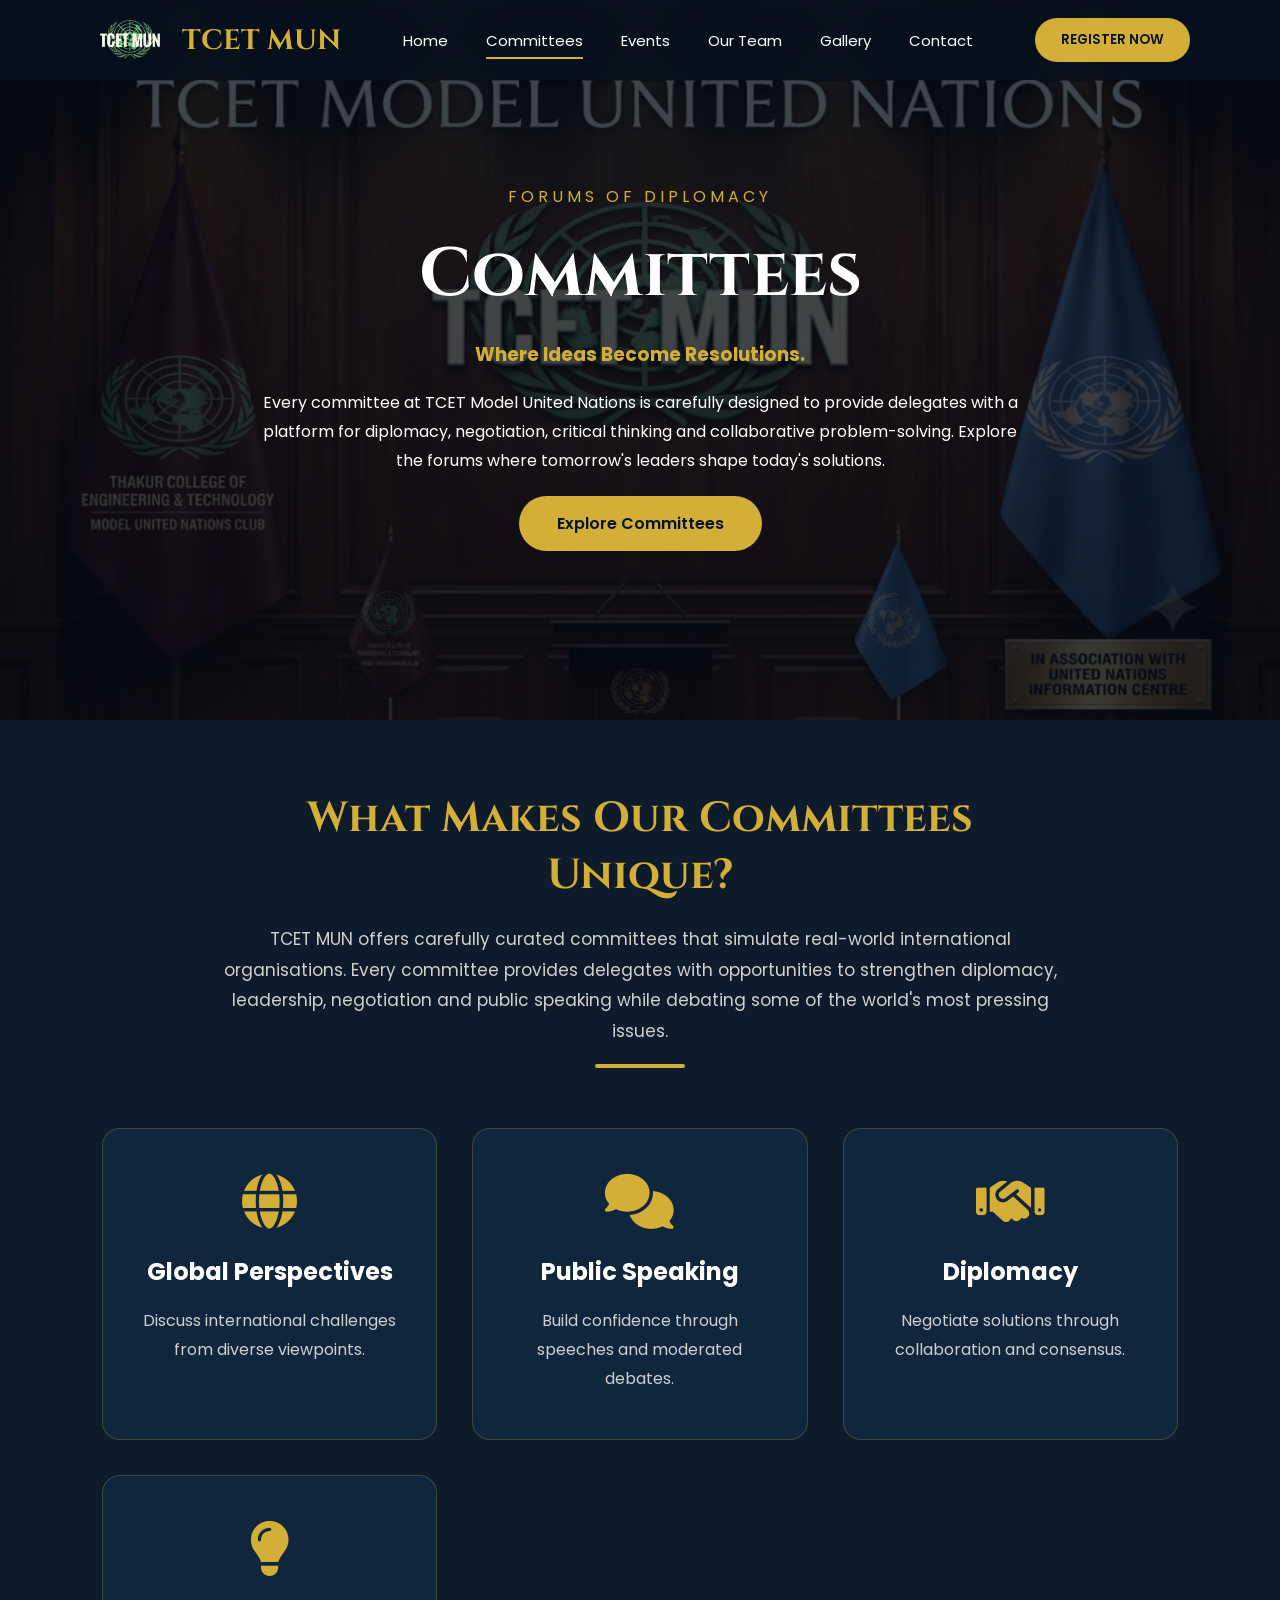
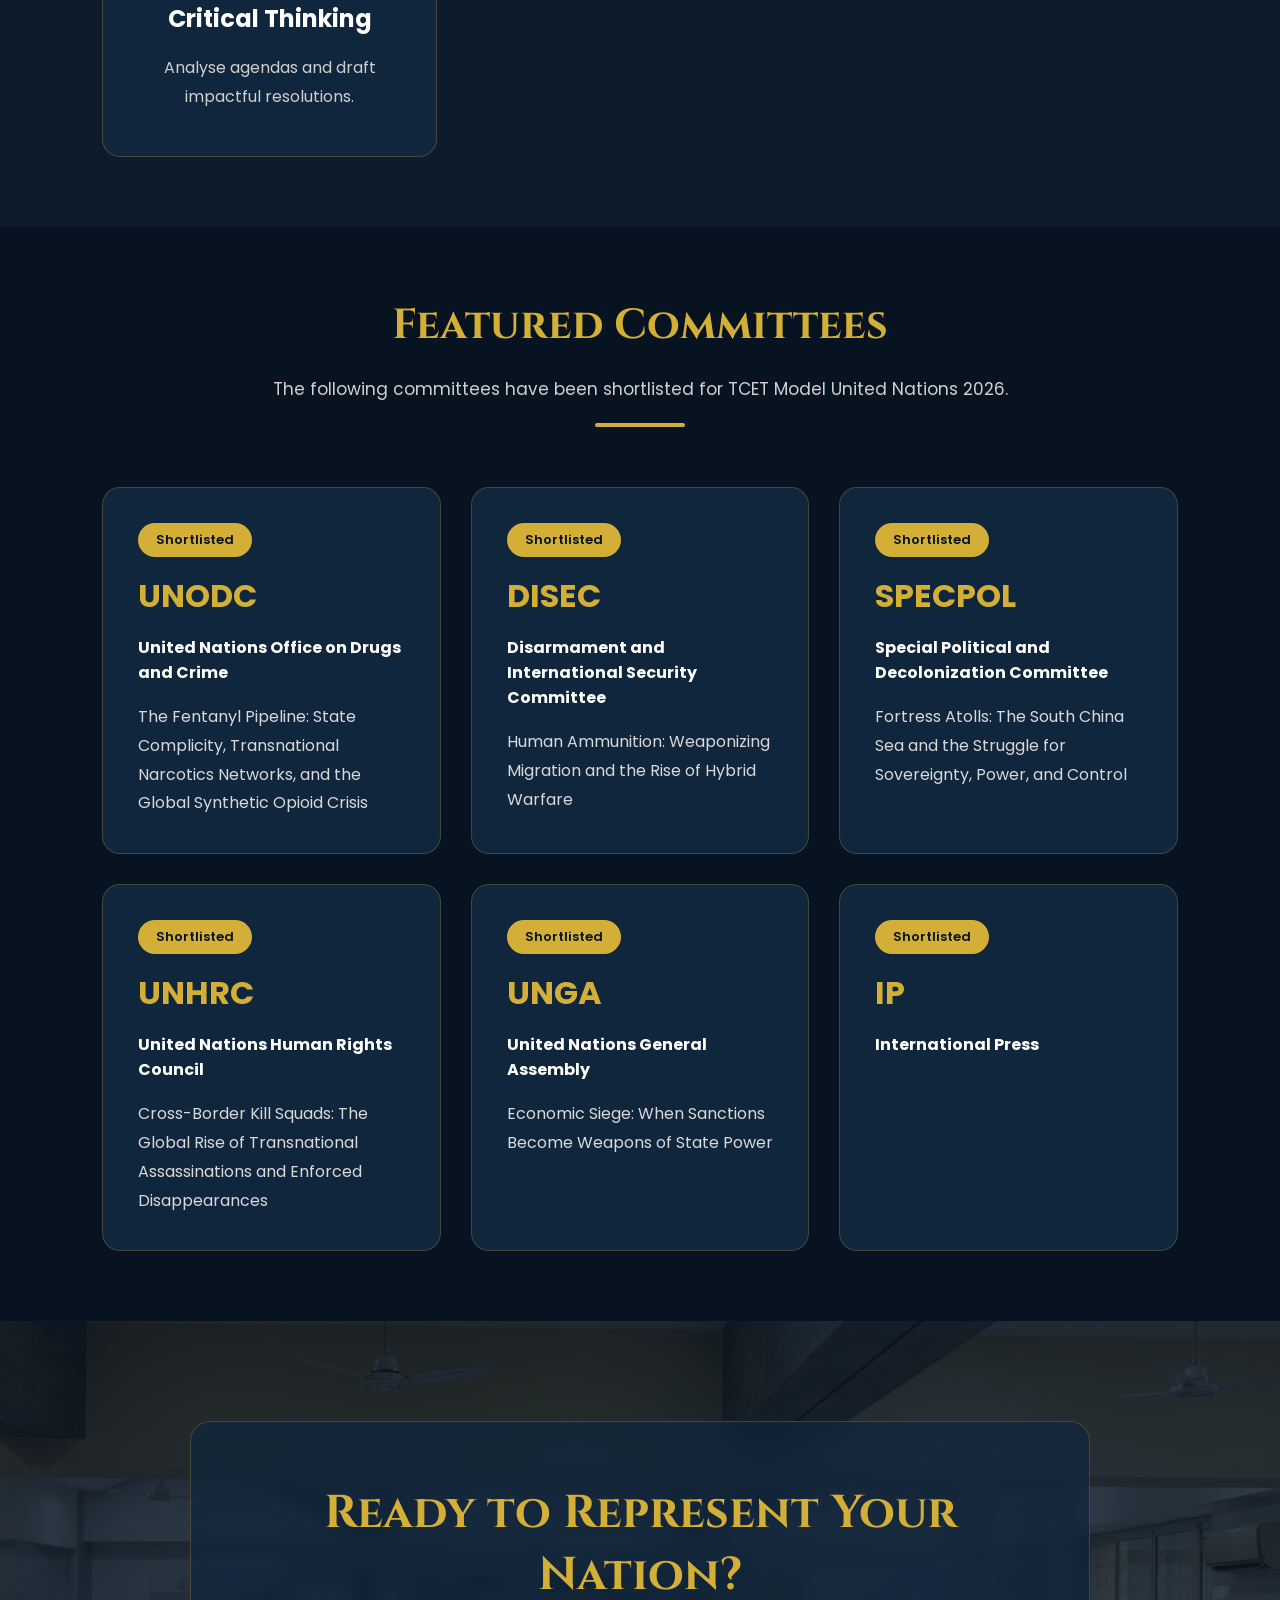
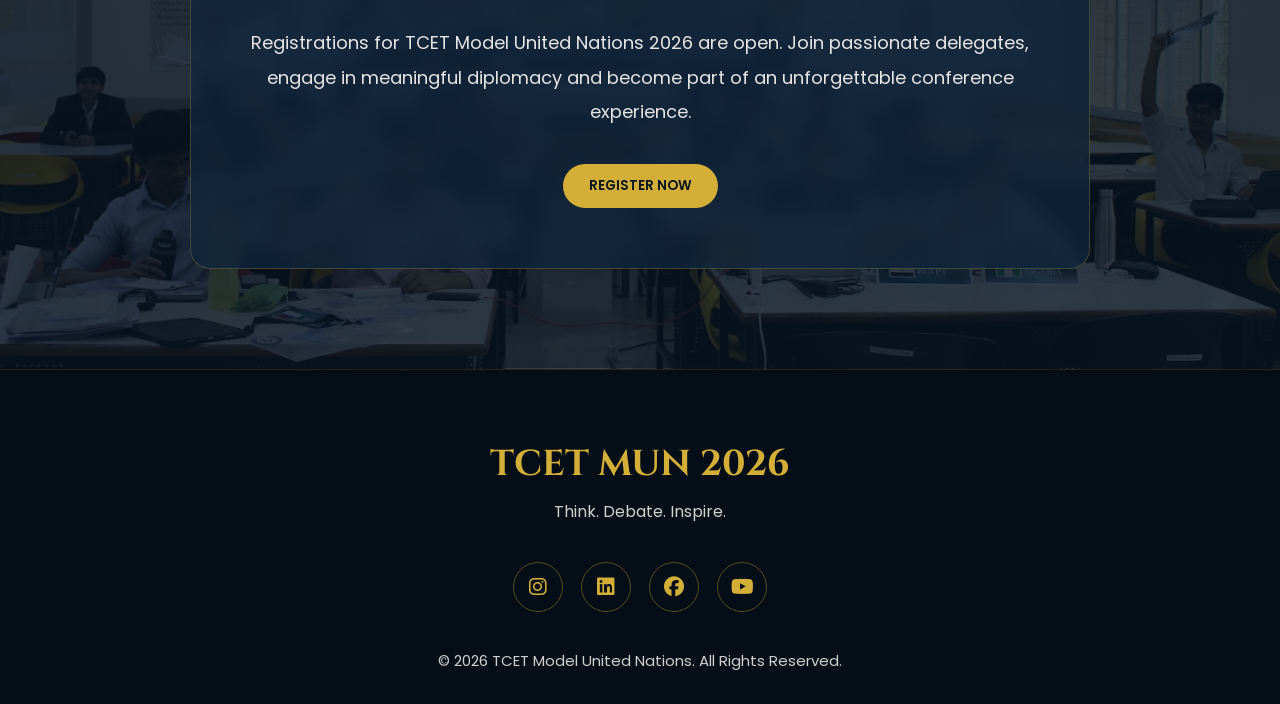
<file: committees.html>
<!DOCTYPE html>
<html lang="en">
<head>
<link rel="stylesheet" href="style.css">
    <meta charset="UTF-8">
    <meta name="viewport" content="width=device-width, initial-scale=1.0">

    <title>TCET MUN 2026 | Think. Debate. Inspire.</title>

    <link rel="preconnect" href="https://fonts.googleapis.com">

    <link rel="preconnect" href="https://fonts.gstatic.com" crossorigin>

    <link href="https://fonts.googleapis.com/css2?family=Cinzel:wght@400;500;600;700&family=Poppins:wght@300;400;500;600&display=swap" rel="stylesheet">

    <link rel="stylesheet"
        href="https://cdnjs.cloudflare.com/ajax/libs/font-awesome/6.5.2/css/all.min.css">

</head>

<body>

    <!-- ================= NAVBAR ================= -->

    <header>

        <nav class="navbar">

            <div class="logo">

                <img src="logo.png" alt="TCET MUN Logo">

                <h2>TCET MUN</h2>

            </div>

            <ul class="nav-links">

                <li><a href="index.html">Home</a></li>

                <li><a href="committees.html" class="active">Committees</a></li>

                <li><a href="events.html">Events</a></li>

                <li><a href="team.html">Our Team</a></li>

                <li><a href="gallery.html">Gallery</a></li>

                <li><a href="contact.html">Contact</a></li>

            </ul>

            <div class="register-wrapper">
    <button class="register-btn" id="registerBtn">REGISTER NOW</button>

    <div class="registration-menu" id="registrationMenu">
        <a href="https://forms.gle/TAtZf7LsmUkc4HFy8"
           target="_blank"
           rel="noopener noreferrer">
            <span>IN-HOUSE</span>
            <small>For TCET Students</small>
        </a>

        <a href="https://forms.gle/d5A1MfdpaMPDxXNK7"
           target="_blank"
           rel="noopener noreferrer">
            <span>OUT-HOUSE</span>
            <small>For Students from Other Institutions</small>
        </a>
    </div>
</div>

            <div class="hamburger">

                <span></span>

                <span></span>

                <span></span>

            </div>

        </nav>

    </header>

    <!-- ================= COMMITTEE HERO ================= -->

<section class="committee-hero">

    <div class="committee-overlay"></div>

    <div class="committee-hero-content">

        <p class="committee-tagline">
            FORUMS OF DIPLOMACY
        </p>

        <h1>Committees</h1>

        <h3>
            Where Ideas Become Resolutions.
        </h3>

        <p class="committee-description">

            Every committee at TCET Model United Nations is carefully designed
            to provide delegates with a platform for diplomacy, negotiation,
            critical thinking and collaborative problem-solving. Explore the
            forums where tomorrow's leaders shape today's solutions.

        </p>

        <a href="#committees" class="btn-primary">
            Explore Committees
        </a>

    </div>

</section>

<section class="committee-intro">

    <div class="section-title">

        <h2>What Makes Our Committees Unique?</h2>

        <p>

            TCET MUN offers carefully curated committees that simulate
            real-world international organisations. Every committee provides
            delegates with opportunities to strengthen diplomacy, leadership,
            negotiation and public speaking while debating some of the world's
            most pressing issues.

        </p>

        <div class="heading-line"></div>

    </div>

    <div class="feature-container">

        <div class="card">

            <i class="fas fa-globe"></i>

            <h3>Global Perspectives</h3>

            <p>Discuss international challenges from diverse viewpoints.</p>

        </div>

        <div class="card">

            <i class="fas fa-comments"></i>

            <h3>Public Speaking</h3>

            <p>Build confidence through speeches and moderated debates.</p>

        </div>

        <div class="card">

            <i class="fas fa-handshake"></i>

            <h3>Diplomacy</h3>

            <p>Negotiate solutions through collaboration and consensus.</p>

        </div>

        <div class="card">

            <i class="fas fa-lightbulb"></i>

            <h3>Critical Thinking</h3>

            <p>Analyse agendas and draft impactful resolutions.</p>

        </div>

    </div>

</section>

<!-- ================= FEATURED COMMITTEES ================= -->

<section class="committee-section" id="committees">

    <div class="section-title">

        <h2>Featured Committees</h2>

        <p>

            The following committees have been shortlisted for
            TCET Model United Nations 2026.

        </p>

        <div class="heading-line"></div>

    </div>

    <div class="committee-grid">

        <div class="committee-card">

    <span class="committee-badge">
        Shortlisted
    </span>

    <h3>UNODC</h3>

    <h4>United Nations Office on Drugs and Crime</h4>

    <p>

        The Fentanyl Pipeline: State Complicity, Transnational Narcotics Networks, and the Global Synthetic Opioid Crisis

    </p>

</div>

<div class="committee-card">

    <span class="committee-badge">
        Shortlisted
    </span>

    <h3>DISEC</h3>

    <h4> Disarmament and International Security Committee</h4>

    <p>

        Human Ammunition: Weaponizing Migration and the Rise of Hybrid Warfare

    </p>

</div>

<div class="committee-card">

    <span class="committee-badge">
        Shortlisted
    </span>

    <h3>SPECPOL</h3>

    <h4>Special Political and Decolonization Committee</h4>

    <p>

        Fortress Atolls: The South China Sea and the Struggle for Sovereignty, Power, and Control

    </p>

</div>

<div class="committee-card">

    <span class="committee-badge">
        Shortlisted
    </span>

    <h3>UNHRC</h3>

    <h4>United Nations Human Rights Council</h4>

    <p>

        Cross-Border Kill Squads: The Global Rise of Transnational Assassinations and Enforced Disappearances

    </p>

</div>

<div class="committee-card">

    <span class="committee-badge">

        Shortlisted

    </span>

    <h3>UNGA</h3>

    <h4>United Nations General Assembly</h4>

    <p>

       Economic Siege: When Sanctions Become Weapons of State Power

    </p>

</div>


<div class="committee-card">

    <span class="committee-badge">

        Shortlisted

    </span>

    <h3>IP</h3>

    <h4>International Press</h4>
</div>

</section>

<!-- READY TO ...... -->

<section class="event-cta">

    <div class="cta-box">

        <h2>

            Ready to Represent Your Nation?

        </h2>

        <p>

            Registrations for TCET Model United Nations
            2026 are open.

            Join passionate delegates, engage in meaningful
            diplomacy and become part of an unforgettable
            conference experience.

        </p>

        <div class="register-wrapper">
    <button class="register-btn" id="registerBtn">REGISTER NOW</button>

    <div class="registration-menu" id="registrationMenu">
        <a href="https://forms.gle/TAtZf7LsmUkc4HFy8"
           target="_blank"
           rel="noopener noreferrer">
            <span>IN-HOUSE</span>
            <small>For TCET Students</small>
        </a>

        <a href="https://forms.gle/d5A1MfdpaMPDxXNK7"
           target="_blank"
           rel="noopener noreferrer">
            <span>OUT-HOUSE</span>
            <small>For Students from Other Institutions</small>
        </a>
    </div>
</div>

    </div>

</section>
    <!-- ================= FOOTER ================= -->

    <footer>

        <div class="footer-content">

            <h2>

                TCET MUN 2026

            </h2>

            <p>

                Think. Debate. Inspire.

            </p>

            <div class="social-icons">

                <a href="https://www.instagram.com/tcet_mun/"><i class="fab fa-instagram"></i></a>

                <a href="https://in.linkedin.com/company/tcetmun-society"><i class="fab fa-linkedin"></i></a>

                <a href="https://www.facebook.com/tcetmunsociety/"><i class="fab fa-facebook"></i></a>

                <a href="#"><i class="fab fa-youtube"></i></a>

            </div>

            <p class="copyright">

                © 2026 TCET Model United Nations.
                All Rights Reserved.

            </p>

        </div>

    </footer>



    <script src="script.js"></script>

</body>

</html>
</file>
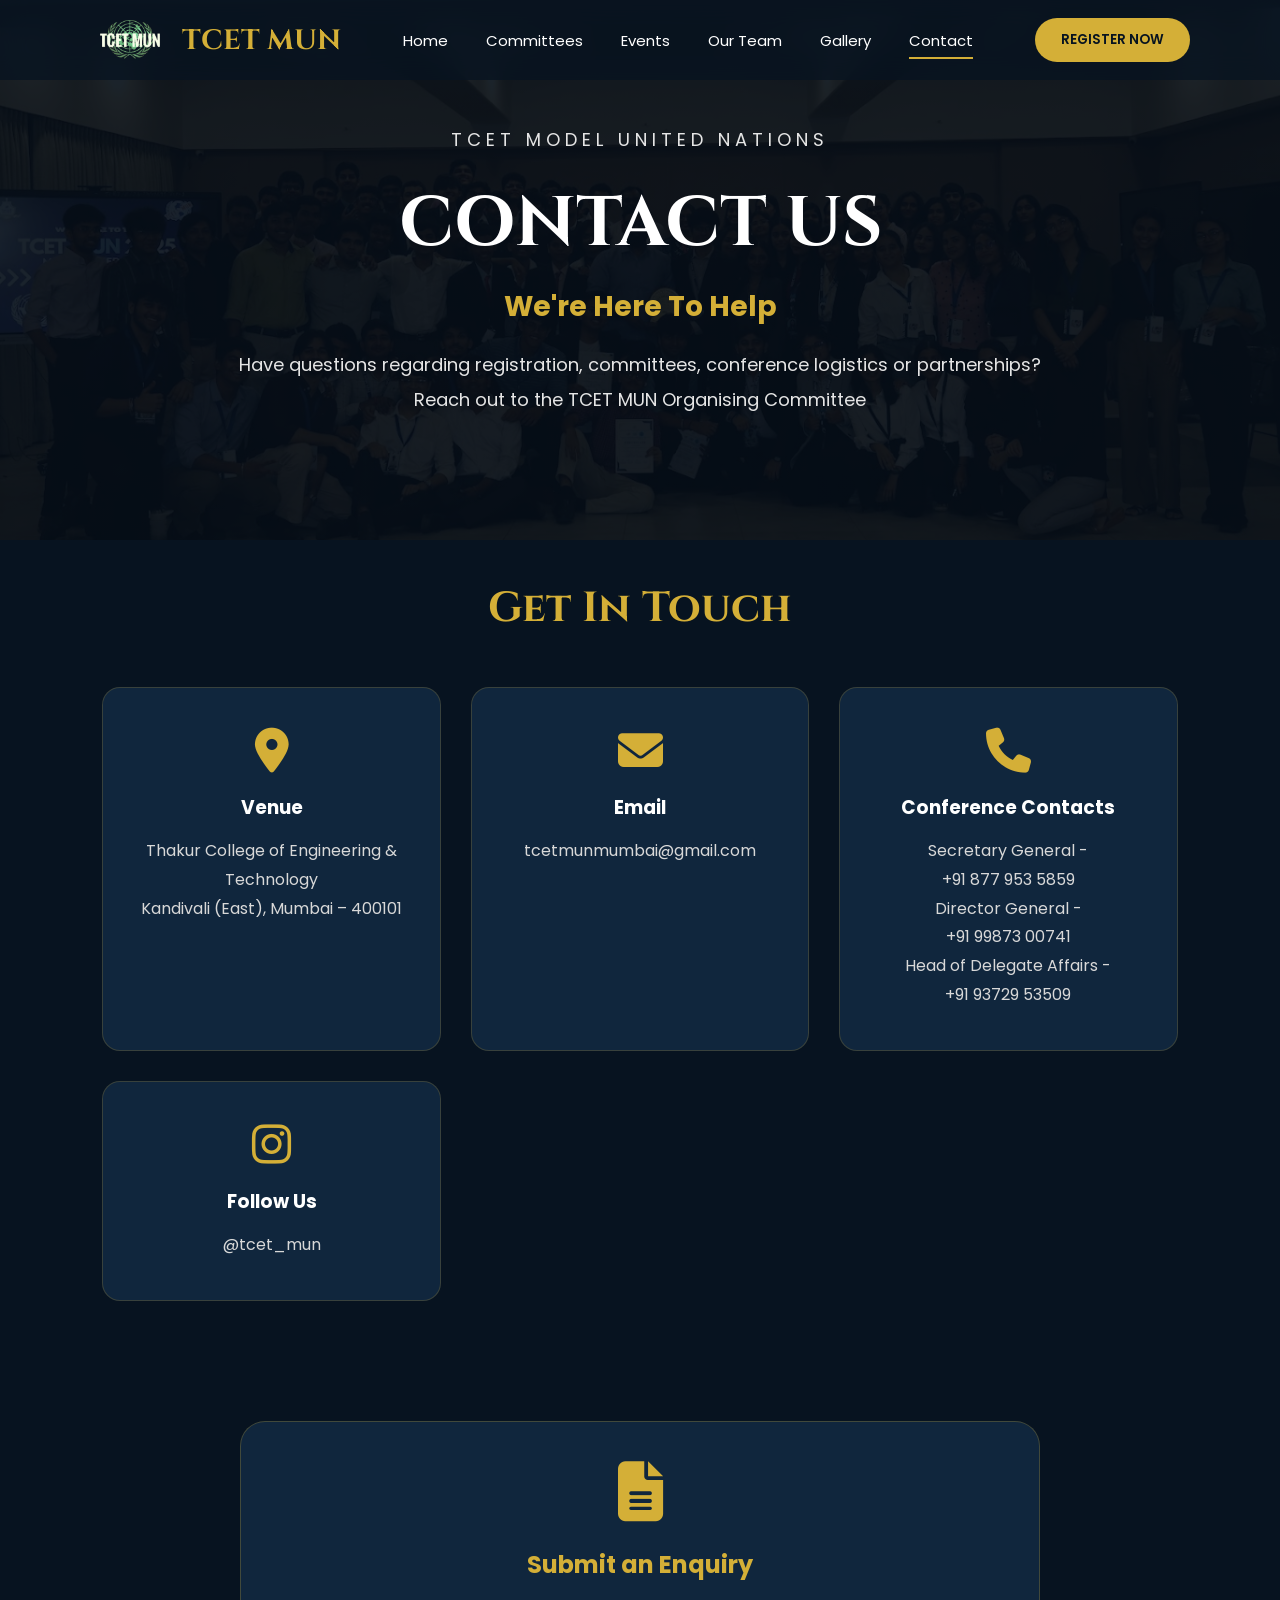
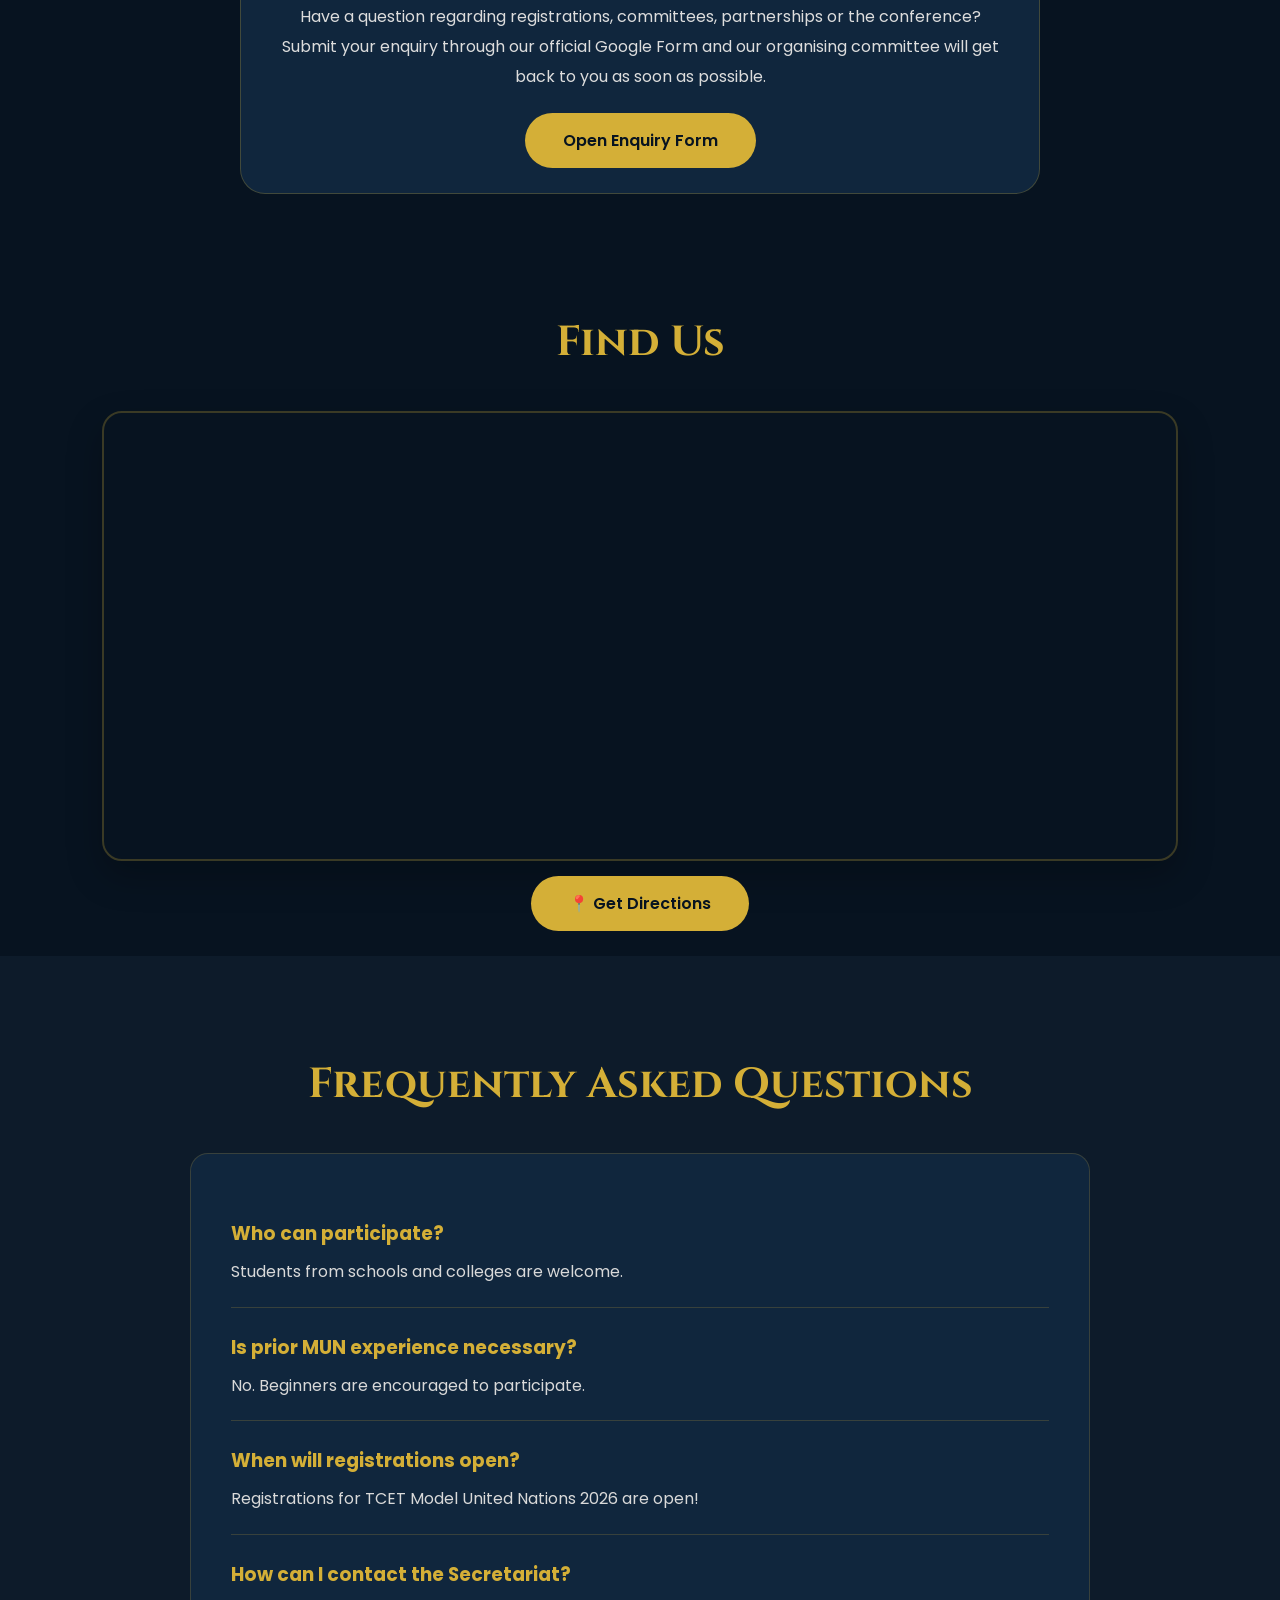
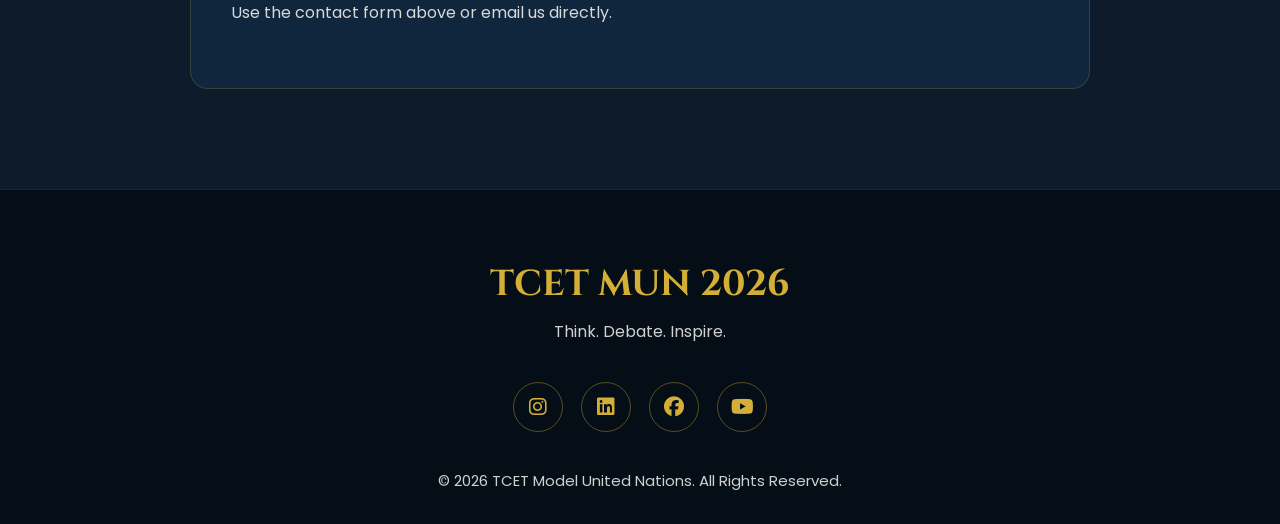
<file: contact.html>
<!DOCTYPE html>
<html lang="en">

<head>

<meta charset="UTF-8">
<meta name="viewport" content="width=device-width, initial-scale=1.0">

<title>Contact | TCET MUN 2026</title>

<link rel="stylesheet" href="style.css">

<link href="https://fonts.googleapis.com/css2?family=Cinzel:wght@500;700&family=Poppins:wght@300;400;500;600&display=swap" rel="stylesheet">

<link rel="stylesheet"
href="https://cdnjs.cloudflare.com/ajax/libs/font-awesome/6.5.2/css/all.min.css">

</head>

<body>

<header>

<nav class="navbar">

<div class="logo">

<img src="logo.png">

<h2>TCET MUN</h2>

</div>

<ul class="nav-links">

<li><a href="index.html">Home</a></li>

<li><a href="committees.html">Committees</a></li>

<li><a href="events.html">Events</a></li>

<li><a href="team.html">Our Team</a></li>

<li><a href="gallery.html">Gallery</a></li>

<li><a href="contact.html" class="active">Contact</a></li>

</ul>

<div class="register-wrapper">
    <button class="register-btn" id="registerBtn">REGISTER NOW</button>

    <div class="registration-menu" id="registrationMenu">
        <a href="https://forms.gle/TAtZf7LsmUkc4HFy8"
           target="_blank"
           rel="noopener noreferrer">
            <span>IN-HOUSE</span>
            <small>For TCET Students</small>
        </a>

        <a href="https://forms.gle/d5A1MfdpaMPDxXNK7"
           target="_blank"
           rel="noopener noreferrer">
            <span>OUT-HOUSE</span>
            <small>For Students from Other Institutions</small>
        </a>
    </div>
</div>

<div class="hamburger">
    <span></span>
    <span></span>
    <span></span>
</div>

</nav>

</header>

<!-- HERO -->

<section class="contact-hero">

<div class="overlay"></div>

<div class="hero-content">

<p class="tagline">

TCET MODEL UNITED NATIONS

</p>

<h1>CONTACT US</h1>

<h3>

We're Here To Help

</h3>

<p>

Have questions regarding registration, committees,
conference logistics or partnerships?

Reach out to the TCET MUN Organising Committee

</p>

</div>

</section>

<!-- CONTACT INFO -->

<section class="contact-info">

<h2>Get In Touch</h2>

<div class="contact-grid">

<div class="contact-card">

<i class="fas fa-map-marker-alt"></i>

<h3>Venue</h3>

<p>

Thakur College of Engineering & Technology

<br>

Kandivali (East), Mumbai – 400101

</p>

</div>

<div class="contact-card">

<i class="fas fa-envelope"></i>

<h3>Email</h3>

<p>

tcetmunmumbai@gmail.com

</p>

</div>

<div class="contact-card">

<i class="fas fa-phone"></i>

<h3>Conference Contacts</h3>

<p>

Secretary General - <br> +91 877 953 5859

<br>

Director General - <br> +91 99873 00741

<br>

Head of Delegate Affairs - <br> +91 93729 53509

</p>

</div>

<div class="contact-card">

<a href="https://www.instagram.com/tcet_mun/"><i class="fab fa-instagram"></i></a>

<h3>Follow Us</h3>

<p>

@tcet_mun

</p>

</div>

</div>

</section>

<!-- CONTACT FORM (Google Form) -->

<div class="enquiry-card">

    <i class="fa-solid fa-file-lines"></i>

    <h2>Submit an Enquiry</h2>

    <p>

        Have a question regarding registrations,
        committees, partnerships or the conference?

        Submit your enquiry through our official
        Google Form and our organising committee
        will get back to you as soon as possible.

    </p>

    <a href="https://forms.gle/hBXYav5w7TNB9eaw5"
       target="_blank"
       class="btn-primary">

        Open Enquiry Form

    </a>

</div>
<!-- MAP -->

<section class="map">

<h2>Find Us</h2>

<div class="map-box">

<iframe 
src="https://www.google.com/maps/embed?pb=!1m18!1m12!1m3!1d3767.745839106567!2d72.87203067498083!3d19.206300282025314!2m3!1f0!2f0!3f0!3m2!1i1024!2i768!4f13.1!3m3!1m2!1s0x3be7b0e57647569d%3A0xc0aec329c82d3555!2sThakur%20College%20of%20Engineering%20and%20Technology!5e0!3m2!1sen!2sin!4v1786106655691!5m2!1sen!2sin" 
width="600" 
height="450" 
style="border:0;" 
allowfullscreen="" 
loading="lazy" 
referrerpolicy="strict-origin-when-cross-origin">
</iframe>

</div>

<div style="text-align:center; margin-top:30px;">
    <a href="https://maps.google.com/?q=Thakur+College+of+Engineering+and+Technology"
       target="_blank"
       class="btn-primary">
        📍 Get Directions
    </a>
</div>

</section>

<!-- FAQ -->

<section class="faq">

<h2>Frequently Asked Questions</h2>

<div class="faq-box">

<h3>Who can participate?</h3>

<p>

Students from schools and colleges are welcome.

</p>

<hr>

<h3>Is prior MUN experience necessary?</h3>

<p>

No. Beginners are encouraged to participate.

</p>

<hr>

<h3>When will registrations open?</h3>

<p>

Registrations for TCET Model United Nations 2026 are open!

</p>

<hr>

<h3>How can I contact the Secretariat?</h3>

<p>

Use the contact form above or email us directly.

</p>

</div>

</section>

 <footer>

        <div class="footer-content">

            <h2>

                TCET MUN 2026

            </h2>

            <p>

                Think. Debate. Inspire.

            </p>

            <div class="social-icons">

                <a href="https://www.instagram.com/tcet_mun/"><i class="fab fa-instagram"></i></a>

                <a href="https://in.linkedin.com/company/tcetmun-society"><i class="fab fa-linkedin"></i></a>

                <a href="https://www.facebook.com/tcetmunsociety/"><i class="fab fa-facebook"></i></a>

                <a href="#"><i class="fab fa-youtube"></i></a>

            </div>

            <p class="copyright">

                © 2026 TCET Model United Nations.
                All Rights Reserved.

            </p>

        </div>

    </footer>



   <script src="script.js"></script>

</body>

</html>
</file>
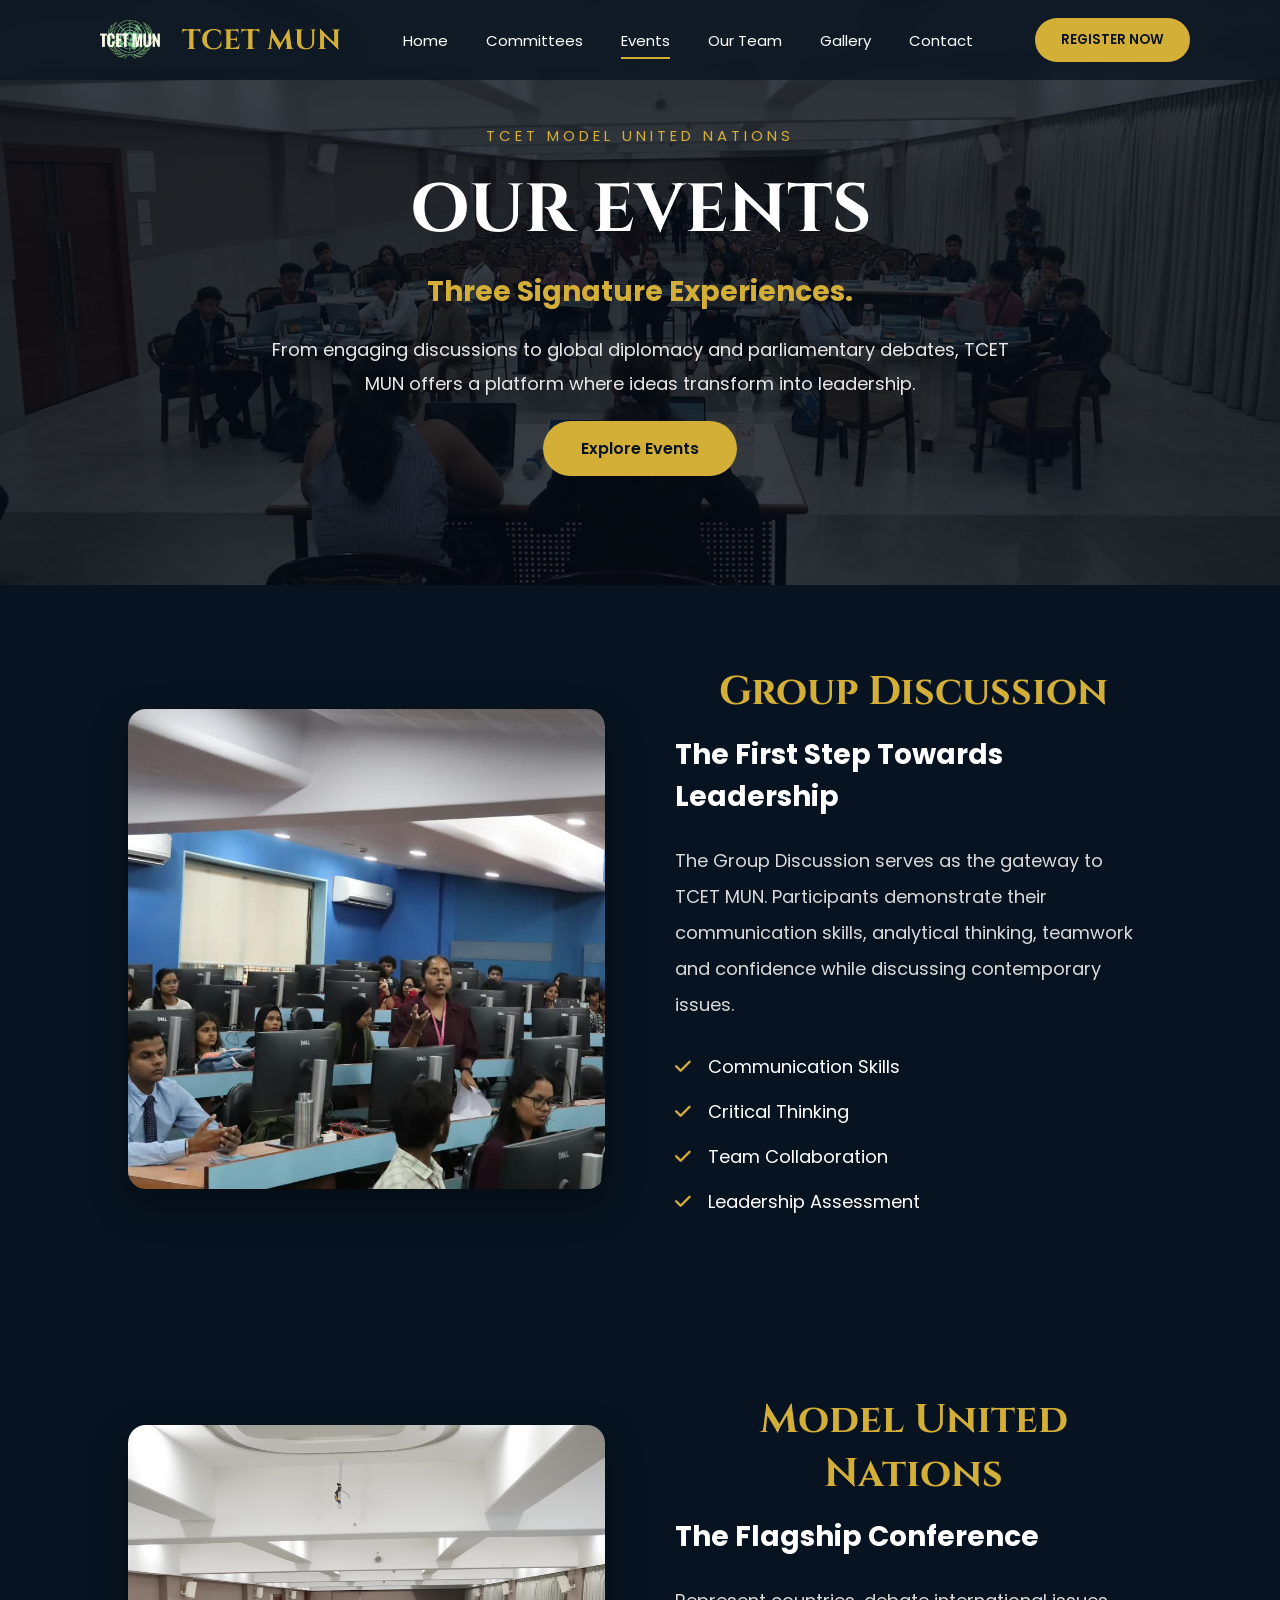
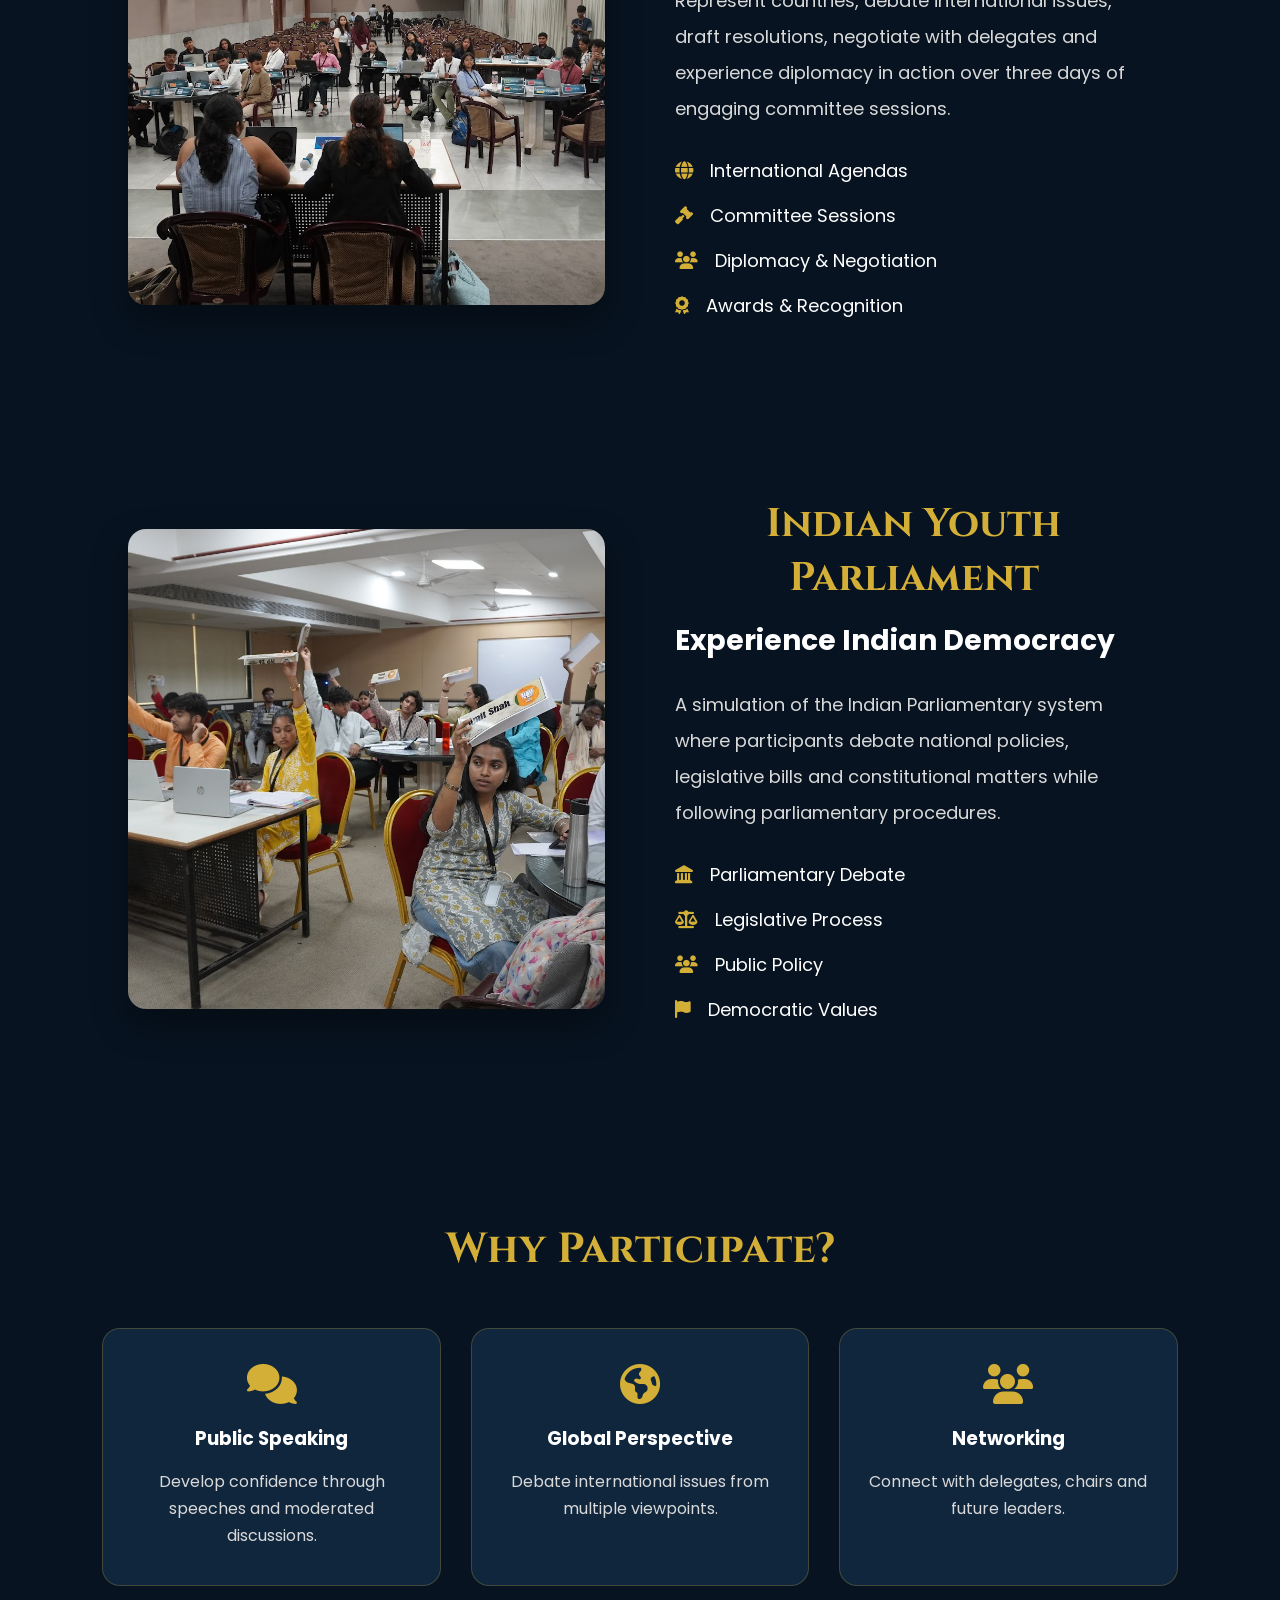
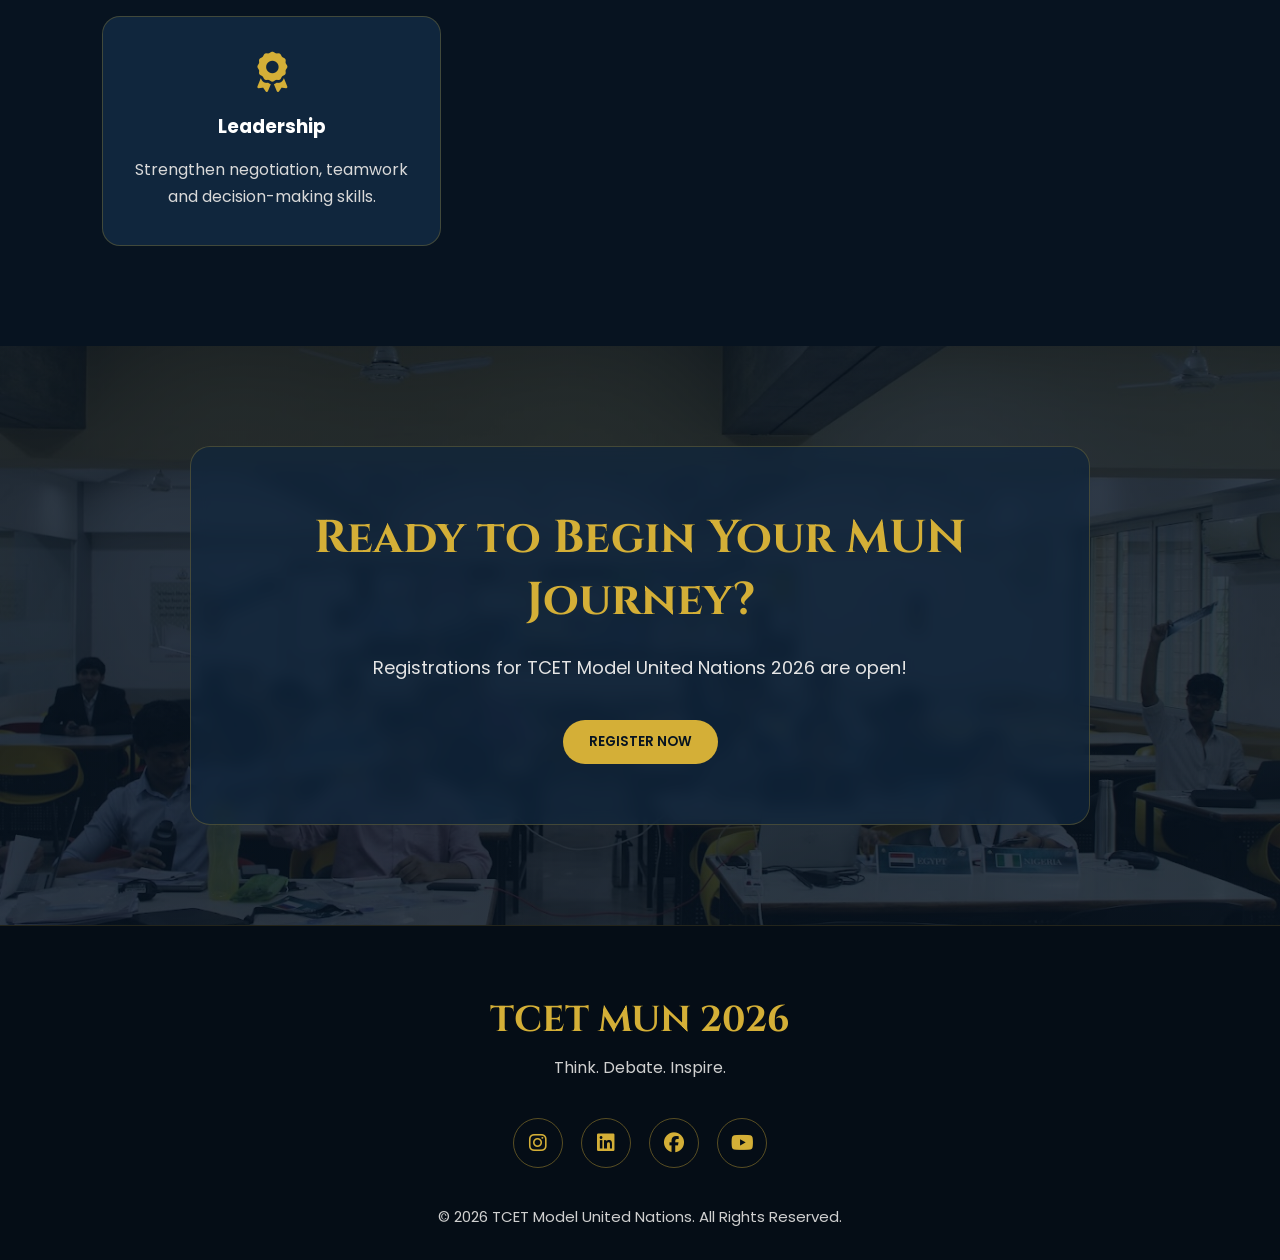
<file: events.html>
<!DOCTYPE html>
<html lang="en">

<head>

    <meta charset="UTF-8">
    <meta name="viewport" content="width=device-width, initial-scale=1.0">

    <title>Events | TCET MUN 2026</title>

    <link rel="stylesheet" href="style.css">

    <link href="https://fonts.googleapis.com/css2?family=Cinzel:wght@500;700&family=Poppins:wght@300;400;500;600&display=swap" rel="stylesheet">

    <link rel="stylesheet"
    href="https://cdnjs.cloudflare.com/ajax/libs/font-awesome/6.5.2/css/all.min.css">

</head>

<body>

<header>

<nav class="navbar">

<div class="logo">

<img src="logo.png">

<h2>TCET MUN</h2>

</div>

<ul class="nav-links">

                <li><a href="index.html">Home</a></li>

                <li><a href="committees.html">Committees</a></li>

                <li><a href="events.html" class="active">Events</a></li>

                <li><a href="team.html">Our Team</a></li>

                <li><a href="gallery.html">Gallery</a></li>

                <li><a href="contact.html">Contact</a></li>

            </ul>
             <div class="register-wrapper">
    <button class="register-btn" id="registerBtn">REGISTER NOW</button>

    <div class="registration-menu" id="registrationMenu">
        <a href="https://forms.gle/TAtZf7LsmUkc4HFy8"
           target="_blank"
           rel="noopener noreferrer">
            <span>IN-HOUSE</span>
            <small>For TCET Students</small>
        </a>

        <a href="https://forms.gle/d5A1MfdpaMPDxXNK7"
           target="_blank"
           rel="noopener noreferrer">
            <span>OUT-HOUSE</span>
            <small>For Students from Other Institutions</small>
        </a>
    </div>
</div>

            <div class="hamburger">

                <span></span>

                <span></span>

                <span></span>

            </div>

</nav>

</header>



<!-- ================= EVENTS HERO ================= -->

<section class="event-hero">

    <div class="event-overlay"></div>

    <div class="event-hero-content">

        <p class="event-tagline">
            TCET MODEL UNITED NATIONS
        </p>

        <h1>OUR EVENTS</h1>

        <h3>Three Signature Experiences.</h3>

        <p class="hero-description">

            From engaging discussions to global diplomacy and parliamentary
            debates, TCET MUN offers a platform where ideas transform into
            leadership.

        </p>

        <a href="#group-discussion" class="btn-primary">
            Explore Events
        </a>

    </div>

</section>


<!-- GROUP DISCUSSION -->

<section class="event-section" id="group-discussion">

<div class="event-image">

<img src="gd.jpeg" alt = "gd image">

</div>

<div class="event-content">

<h2>Group Discussion</h2>

<h4>The First Step Towards Leadership</h4>

<p>

The Group Discussion serves as the gateway to TCET MUN. Participants demonstrate
their communication skills, analytical thinking, teamwork and confidence while
discussing contemporary issues.

</p>

<ul>

<li><i class="fa-solid fa-check"></i> Communication Skills</li>

<li><i class="fa-solid fa-check"></i> Critical Thinking</li>

<li><i class="fa-solid fa-check"></i> Team Collaboration</li>

<li><i class="fa-solid fa-check"></i> Leadership Assessment</li>

</ul>

</div>

</section>



<!-- MODEL UNITED NATIONS -->

<section class="event-section reverse">

<div class="event-content">

<h2>Model United Nations</h2>

<h4>The Flagship Conference</h4>

<p>

Represent countries, debate international issues, draft resolutions,
negotiate with delegates and experience diplomacy in action over three
days of engaging committee sessions.

</p>

<ul>

<li><i class="fa-solid fa-globe"></i> International Agendas</li>

<li><i class="fa-solid fa-gavel"></i> Committee Sessions</li>

<li><i class="fa-solid fa-users"></i> Diplomacy & Negotiation</li>

<li><i class="fa-solid fa-award"></i> Awards & Recognition</li>

</ul>

</div>

<div class="event-image">

<img src="mun.jpg" alt = "MUN image">

</div>

</section>



<!-- INDIAN YOUTH PARLIAMENT -->

<section class="event-section">

<div class="event-image">

<img src="iyp.jpg" alt = "IYP image">

</div>

<div class="event-content">

<h2>Indian Youth Parliament</h2>

<h4>Experience Indian Democracy</h4>

<p>

A simulation of the Indian Parliamentary system where participants debate
national policies, legislative bills and constitutional matters while
following parliamentary procedures.

</p>

<ul>

<li><i class="fa-solid fa-landmark"></i> Parliamentary Debate</li>

<li><i class="fa-solid fa-scale-balanced"></i> Legislative Process</li>

<li><i class="fa-solid fa-users"></i> Public Policy</li>

<li><i class="fa-solid fa-flag"></i> Democratic Values</li>

</ul>

</div>

</section>



<!-- STATS -->
<section class="why-participate">

<h2>Why Participate?</h2>

<div class="why-grid">

<div class="why-card">

<i class="fa-solid fa-comments"></i>

<h3>Public Speaking</h3>

<p>Develop confidence through speeches and moderated discussions.</p>

</div>

<div class="why-card">

<i class="fa-solid fa-earth-americas"></i>

<h3>Global Perspective</h3>

<p>Debate international issues from multiple viewpoints.</p>

</div>

<div class="why-card">

<i class="fa-solid fa-users"></i>

<h3>Networking</h3>

<p>Connect with delegates, chairs and future leaders.</p>

</div>

<div class="why-card">

<i class="fa-solid fa-award"></i>

<h3>Leadership</h3>

<p>Strengthen negotiation, teamwork and decision-making skills.</p>

</div>

</div>

</section>

<!-- CTA -->

<section class="event-cta">

<div class="cta-box">

<h2>

Ready to Begin Your MUN Journey?

</h2>

<p>

Registrations for TCET Model United Nations 2026
are open!


</p>

<div class="register-wrapper">
    <button class="register-btn" id="registerBtn">REGISTER NOW</button>

    <div class="registration-menu" id="registrationMenu">
        <a href="https://forms.gle/TAtZf7LsmUkc4HFy8"
           target="_blank"
           rel="noopener noreferrer">
            <span>IN-HOUSE</span>
            <small>For TCET Students</small>
        </a>

        <a href="https://forms.gle/d5A1MfdpaMPDxXNK7"
           target="_blank"
           rel="noopener noreferrer">
            <span>OUT-HOUSE</span>
            <small>For Students from Other Institutions</small>
        </a>
    </div>
</div>

</div>

</section>
<!-- ================= FOOTER ================= -->
 <footer>

        <div class="footer-content">

            <h2>

                TCET MUN 2026

            </h2>

            <p>

                Think. Debate. Inspire.

            </p>

            <div class="social-icons">

                <a href="https://www.instagram.com/tcet_mun/"><i class="fab fa-instagram"></i></a>

                <a href="https://in.linkedin.com/company/tcetmun-society"><i class="fab fa-linkedin"></i></a>

                <a href="https://www.facebook.com/tcetmunsociety/"><i class="fab fa-facebook"></i></a>

                <a href="#"><i class="fab fa-youtube"></i></a>

            </div>

            <p class="copyright">

                © 2026 TCET Model United Nations.
                All Rights Reserved.

            </p>

        </div>

    </footer>
<script src="script.js"></script>

</body>

</html>
</file>
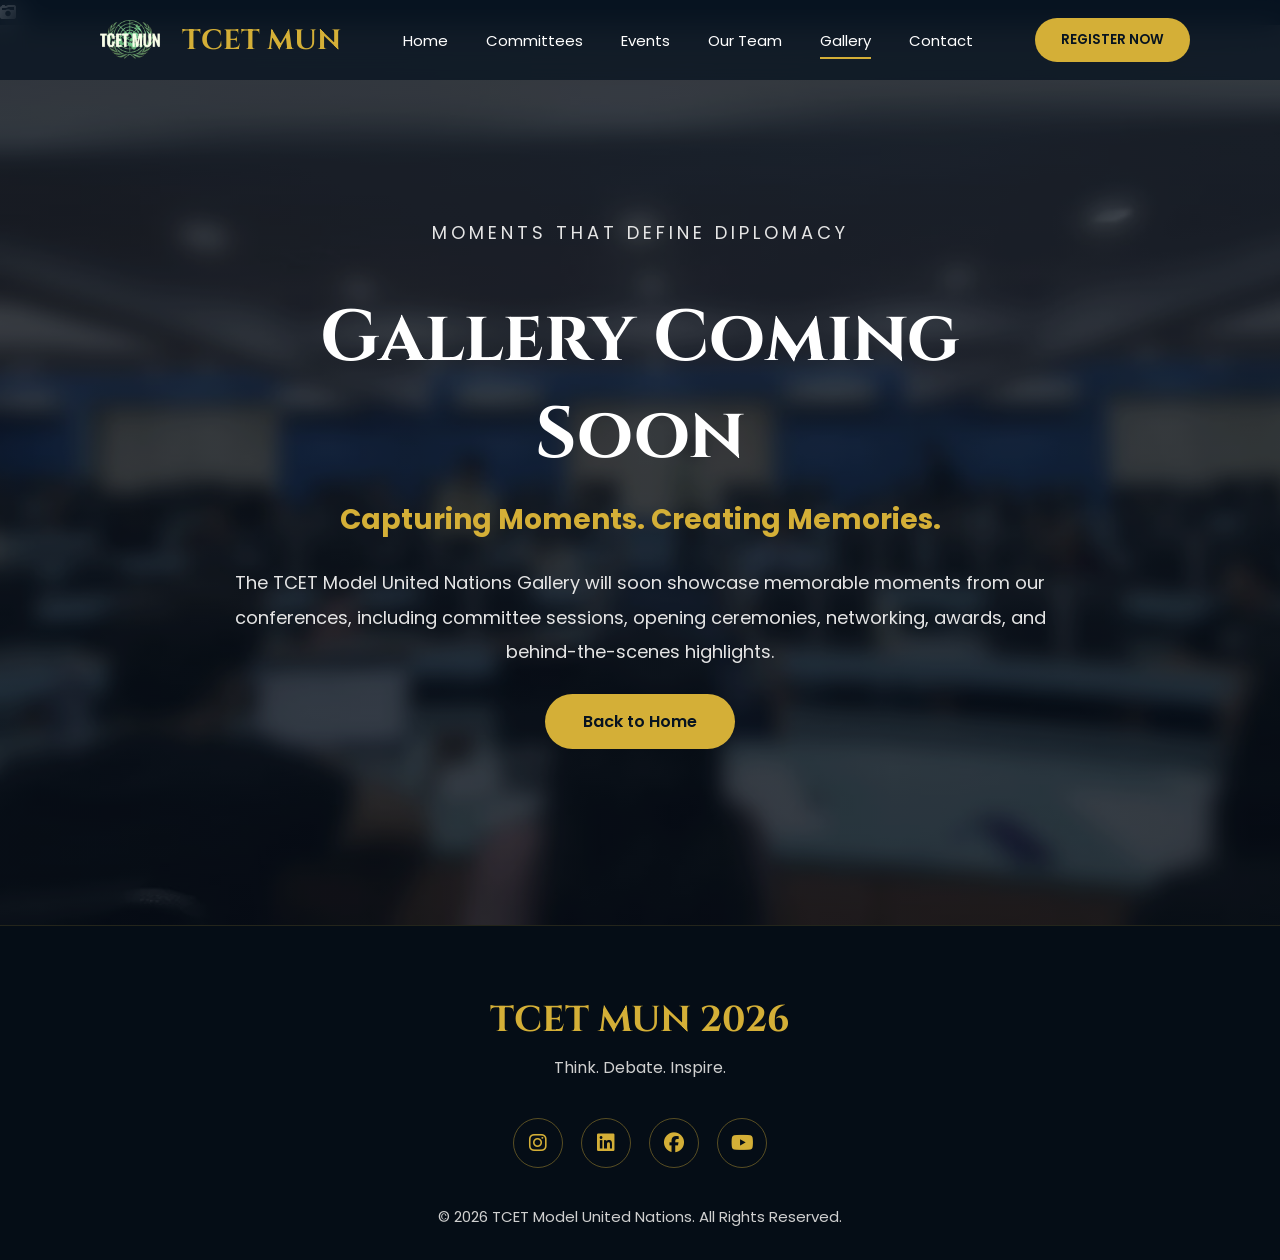
<file: gallery.html>
<!DOCTYPE html>
<html lang="en">
<i class="fas fa-camera-retro gallery-icon"></i>
<head>

    <meta charset="UTF-8">
    <meta name="viewport" content="width=device-width, initial-scale=1.0">

    <title>Gallery | TCET MUN 2026</title>

    <link rel="stylesheet" href="style.css">

    <link rel="preconnect" href="https://fonts.googleapis.com">

    <link rel="preconnect" href="https://fonts.gstatic.com" crossorigin>

    <link href="https://fonts.googleapis.com/css2?family=Cinzel:wght@400;600;700&family=Poppins:wght@300;400;500;600&display=swap" rel="stylesheet">

    <link rel="stylesheet"
      href="https://cdnjs.cloudflare.com/ajax/libs/font-awesome/6.5.2/css/all.min.css">

</head>

<body>

<header>

    <nav class="navbar">

        <div class="logo">

            <img src="logo.png" alt="TCET MUN">

            <h2>TCET MUN</h2>

        </div>

        <ul class="nav-links">

            <li><a href="index.html">Home</a></li>

            <li><a href="committees.html">Committees</a></li>

            <li><a href="events.html">Events</a></li>

            <li><a href="team.html">Our Team</a></li>

            <li><a href="gallery.html" class="active">Gallery</a></li>

            <li><a href="contact.html">Contact</a></li>

        </ul>

        <div class="register-wrapper">
    <button class="register-btn" id="registerBtn">REGISTER NOW</button>

    <div class="registration-menu" id="registrationMenu">
        <a href="https://forms.gle/TAtZf7LsmUkc4HFy8"
           target="_blank"
           rel="noopener noreferrer">
            <span>IN-HOUSE</span>
            <small>For TCET Students</small>
        </a>

        <a href="https://forms.gle/d5A1MfdpaMPDxXNK7"
           target="_blank"
           rel="noopener noreferrer">
            <span>OUT-HOUSE</span>
            <small>For Students from Other Institutions</small>
        </a>
    </div>
</div>
        <div class="hamburger">
    <span></span>
    <span></span>
    <span></span>
</div>

    </nav>

</header>



<section class="gallery-coming">

    <div class="gallery-overlay"></div>

    <div class="gallery-content">

        <p class="gallery-tagline">

            MOMENTS THAT DEFINE DIPLOMACY

        </p>

        <h1>

            Gallery Coming Soon

        </h1>

        <h3>

            Capturing Moments. Creating Memories.

        </h3>

        <p>

            The TCET Model United Nations Gallery will soon showcase memorable
            moments from our conferences, including committee sessions,
            opening ceremonies, networking, awards, and behind-the-scenes
            highlights.

        </p>

        <a href="index.html" class="btn-primary">

            Back to Home

        </a>

    </div>

</section>

<!-- ================= FOOTER ================= -->

    <footer>

        <div class="footer-content">

            <h2>

                TCET MUN 2026

            </h2>

            <p>

                Think. Debate. Inspire.

            </p>

            <div class="social-icons">

                <a href="https://www.instagram.com/tcet_mun/"><i class="fab fa-instagram"></i></a>

                <a href="https://in.linkedin.com/company/tcetmun-society"><i class="fab fa-linkedin"></i></a>

                <a href="https://www.facebook.com/tcetmunsociety/"><i class="fab fa-facebook"></i></a>

                <a href="#"><i class="fab fa-youtube"></i></a>

            </div>

            <p class="copyright">

                © 2026 TCET Model United Nations.
                All Rights Reserved.

            </p>

        </div>

    </footer>
<script src="script.js"></script>

</body>

</html>
</file>
<file: style.css>
/* =========================================================
   TCET MUN 2026
   STYLE.CSS (PART 1)
   Global + Navbar + Hero
========================================================= */

*{
    margin:0;
    padding:0;
    box-sizing:border-box;
}

html{
    scroll-behavior:smooth;
}

body{
    font-family:'Poppins',sans-serif;
    background:#071320;
    color:#ffffff;
    overflow-x:hidden;
}

img{
    max-width:100%;
    display:block;
}

a{
    text-decoration:none;
    color:inherit;
}

ul{
    list-style:none;
}

.container{
    width:90%;
    max-width:1200px;
    margin:auto;
}

/* =========================================================
   NAVBAR
========================================================= */

header{
    position:fixed;
    width:100%;
    top:0;
    left:0;
    z-index:1000;
}

.navbar{
    width:100%;
    height:80px;

    display:flex;
    justify-content:space-between;
    align-items:center;

    padding:0 7%;

    background:rgba(7,19,32,.75);

    backdrop-filter:blur(14px);

    transition:.35s;
}

.logo{
    display:flex;
    align-items:center;
    gap:12px;
}

.logo img{
    width:80px;
    height:80px;
    object-fit:contain;
}

.logo h2{
    font-family:'Cinzel',serif;
    font-size:28px;
    color:#d4af37;
}

.nav-links{
    display:flex;
    align-items:center;
    gap:38px;
}

.nav-links a{

    color:white;

    font-size:15px;

    transition:.3s;

    position:relative;
}

.nav-links a::after{

    content:"";

    position:absolute;

    left:0;

    bottom:-8px;

    width:0;

    height:2px;

    background:#d4af37;

    transition:.3s;
}

.nav-links a:hover::after,
.nav-links .active::after{

    width:100%;
}

.nav-links a:hover{

    color:#d4af37;
}

.register-btn{

    padding:12px 26px;

    background:#d4af37;

    color:#071320;

    font-weight:600;

    border-radius:40px;

    transition:.3s;
}

.register-btn:hover{

    transform:translateY(-3px);

    background:#f3cf5d;
}

.hamburger{

    display:none;

    flex-direction:column;

    gap:5px;

    cursor:pointer;
}

.hamburger span{

    width:28px;

    height:3px;

    background:white;

    border-radius:10px;
}

/* =========================================================
   HERO slide show on home page
========================================================= */

.hero{

    position:relative;

    height:100vh;

    overflow:hidden;

    display:flex;

    justify-content:center;

    align-items:center;

    text-align:center;

}

.slider{

    position:absolute;

    width:100%;

    height:100%;

    top:0;

    left:0;

}

.slide{

    position:absolute;

    inset:0;

    background-size:cover;

    background-position:center;

    background-repeat:no-repeat;

    opacity:0;

    transition:opacity 2s ease-in-out;

}

.slide.active{

    opacity:1;

}

/* Images */

.slide:nth-child(1){

    background-image:url("hero1.jpeg");

}

.slide:nth-child(2){

    background-image:url("hero2.jpg");

}

.slide:nth-child(3){

    background-image:url("mun.jpg");

}

.slide:nth-child(4){

    background-image:url("mun1.jpg");

}

.slide:nth-child(5){

    background-image:url("iyp.jpg");

}

.slide:nth-child(6){

    background-image:url("contact.jpg");

}

.overlay{

    position:absolute;

    inset:0;

    background:rgba(0,0,0,.55);

}

.hero-content{

    position:relative;

    z-index:10;

    max-width:850px;

}

.overlay{

    position:absolute;

    inset:0;

    background:rgba(5,13,22,.68);
}

.hero-content{

    position:relative;

    z-index:2;

    width:90%;

    max-width:900px;
}

.tagline{

    letter-spacing:5px;

    color:#d4af37;

    margin-bottom:20px;

    font-size:15px;
}

.hero h1{

    font-family:'Cinzel',serif;

    font-size:85px;

    margin-bottom:15px;

    line-height:1.1;
}

.hero h1 span{

    color:#d4af37;
}

.hero h3{

    font-size:28px;

    font-weight:400;

    margin-bottom:25px;
}

.hero p{

    max-width:760px;

    margin:auto;

    line-height:1.9;

    font-size:18px;

    color:#e4e4e4;
}

.hero-buttons{

    margin-top:45px;

    display:flex;

    justify-content:center;

    gap:20px;

    flex-wrap:wrap;
}

.btn-primary{

    background:#d4af37;

    color:#071320;

    padding:16px 38px;

    border-radius:50px;

    font-weight:600;

    transition:.35s;
}

.btn-primary:hover{

    transform:translateY(-5px);

    background:#f1cb4d;
}

.btn-secondary{

    border:2px solid #d4af37;

    color:#ffffff;

    padding:16px 38px;

    border-radius:50px;

    transition:.35s;
}

.btn-secondary:hover{

    background:#d4af37;

    color:#071320;

    transform:translateY(-5px);
}

/* =========================================================
   SECTION TITLES
========================================================= */

section{

    padding:100px 8%;
}

section h2{

    text-align:center;

    font-size:42px;

    font-family:'Cinzel',serif;

    color:#d4af37;

    margin-bottom:40px;
}

/*=========================================================
    ABOUT SECTION
=========================================================*/

.about{
    background:#0d1b2a;
}

.about .container{
    max-width:1000px;
    margin:auto;
    text-align:center;
}

.about p{
    font-size:18px;
    line-height:1.9;
    color:#d9d9d9;
    margin-top:20px;
}

/*=========================================================
    FEATURES SECTION
=========================================================*/

.features{
    background:#071320;
}

.feature-container{

    display:grid;

    grid-template-columns:repeat(auto-fit,minmax(280px,1fr));

    gap:35px;

    margin-top:60px;
}

.card{

    background:#10263d;

    padding:45px 35px;

    border-radius:18px;

    text-align:center;

    transition:.4s;

    border:1px solid rgba(212,175,55,.25);

    cursor:pointer;
}

.card:hover{

    transform:translateY(-12px);

    box-shadow:0 20px 45px rgba(0,0,0,.35);

    border-color:#d4af37;
}

.card i{

    font-size:55px;

    color:#d4af37;

    margin-bottom:25px;
}

.card h3{

    font-size:24px;

    margin-bottom:18px;

    color:white;
}

.card p{

    color:#cfcfcf;

    line-height:1.8;

    font-size:16px;
}

/*=========================================================
    STATISTICS
=========================================================*/

.stats{

    display:grid;

    grid-template-columns:repeat(auto-fit,minmax(220px,1fr));

    gap:30px;

    background:#10263d;
}

.stat-box{

    background:#071320;

    padding:45px;

    text-align:center;

    border-radius:15px;

    transition:.35s;

    border:1px solid rgba(212,175,55,.2);
}

.stat-box:hover{

    transform:translateY(-10px);

    border-color:#d4af37;
}

.stat-box h2{

    font-size:60px;

    color:#d4af37;

    margin-bottom:12px;

    font-family:'Cinzel',serif;
}

.stat-box p{

    font-size:20px;

    color:#d9d9d9;
}

/*=========================================================
    CALL TO ACTION
=========================================================*/

.cta{

    background:linear-gradient(rgba(7,19,32,.9),
    rgba(7,19,32,.9)),
    url("../assets/cta.jpg") center/cover;

    text-align:center;
}

.cta h2{

    font-size:46px;

    margin-bottom:20px;
}

.cta p{

    width:75%;

    margin:auto;

    font-size:18px;

    line-height:1.9;

    color:#dddddd;

    margin-bottom:40px;
}

.cta .btn-primary{

    font-size:17px;
}

/*=========================================================
    SIMPLE FADE ANIMATION
=========================================================*/

.card,
.stat-box{

    animation:fadeUp .8s ease;
}

@keyframes fadeUp{

    from{

        opacity:0;

        transform:translateY(50px);
    }

    to{

        opacity:1;

        transform:translateY(0);
    }
}


/*=========================================================
    FOOTER
=========================================================*/

footer{
    background:#050d16;
    padding:70px 8% 30px;
    border-top:1px solid rgba(212,175,55,0.15);
}

.footer-content{
    max-width:1000px;
    margin:auto;
    text-align:center;
}

.footer-content h2{
    font-family:'Cinzel',serif;
    color:#d4af37;
    font-size:36px;
    margin-bottom:10px;
}

.footer-content p{
    color:#d0d0d0;
    line-height:1.8;
}

.social-icons{
    display:flex;
    justify-content:center;
    gap:18px;
    margin:35px 0;
}

.social-icons a{
    width:50px;
    height:50px;
    border:1px solid rgba(212,175,55,.4);
    border-radius:50%;
    display:flex;
    justify-content:center;
    align-items:center;
    transition:.35s;
}

.social-icons a i{
    font-size:20px;
    color:#d4af37;
}

.social-icons a:hover{
    background:#d4af37;
    transform:translateY(-5px);
}

.social-icons a:hover i{
    color:#071320;
}

.copyright{
    margin-top:30px;
    font-size:15px;
    color:#8f8f8f;
}

/*=========================================================
    RESPONSIVE DESIGN
=========================================================*/

@media(max-width:991px){

    .navbar{
        padding:0 5%;
    }

    .hero h1{
        font-size:60px;
    }

    .hero h3{
        font-size:24px;
    }

    .hero p{
        font-size:17px;
    }

    .cta p{
        width:90%;
    }

}

@media(max-width:768px){

    .navbar{
        height:75px;
    }

    .hamburger{
        display:flex;
        z-index:1001;
    }

    .register-btn{
        display:none;
    }

    .nav-links{
        position:fixed;
        top:75px;
        right:-100%;
        width:270px;
        height:calc(100vh - 75px);
        background:#071320;
        flex-direction:column;
        justify-content:flex-start;
        align-items:center;
        gap:35px;
        padding-top:50px;
        transition:.4s;
        box-shadow:-5px 0 20px rgba(0,0,0,.3);
    }

    .nav-links.active{
        right:0;
    }

    .hero{
        padding:0 20px;
    }

    .hero h1{
        font-size:48px;
    }

    .hero h3{
        font-size:22px;
    }

    .hero p{
        font-size:16px;
    }

    .hero-buttons{
        flex-direction:column;
        align-items:center;
    }

    .btn-primary,
    .btn-secondary{
        width:240px;
        text-align:center;
    }

    section{
        padding:80px 6%;
    }

    section h2{
        font-size:34px;
    }

    .card{
        padding:35px 25px;
    }

    .stat-box h2{
        font-size:48px;
    }

}

@media(max-width:576px){

    .logo h2{
        font-size:22px;
    }

    .logo img{
        width:45px;
        height:45px;
    }

    .tagline{
        font-size:12px;
        letter-spacing:3px;
    }

    .hero h1{
        font-size:38px;
    }

    .hero h3{
        font-size:18px;
    }

    .hero p{
        font-size:15px;
        line-height:1.8;
    }

    section h2{
        font-size:30px;
    }

    .about p,
    .cta p,
    .card p{
        font-size:15px;
    }

    .footer-content h2{
        font-size:30px;
    }

}

/*=========================================================
    NAVBAR ON SCROLL
=========================================================*/

header.scrolled .navbar{
    background:#071320;
    box-shadow:0 5px 20px rgba(0,0,0,.25);
}

/*=========================================================
    SCROLLBAR
=========================================================*/

::-webkit-scrollbar{
    width:10px;
}

::-webkit-scrollbar-track{
    background:#071320;
}

::-webkit-scrollbar-thumb{
    background:#d4af37;
    border-radius:10px;
}

::-webkit-scrollbar-thumb:hover{
    background:#f2cb4c;
}

/*=========================================================
    SELECTION
=========================================================*/

::selection{
    background:#d4af37;
    color:#071320;
}

/* ================= OUR TEAM ================= */

.team{

    background:linear-gradient(
        180deg,
        #071320,
        #0b1c2e,
        #071320
    );

}

.section-title{
    text-align:center;
    max-width:850px;
    margin:auto;
    margin-bottom:60px;
}

.section-title h2{
    font-size:42px;
    color:#d4af37;
    margin-bottom:20px;
    font-family:'Cinzel', serif;
}

.section-title p{
    color:#d0d0d0;
    line-height:1.8;
    font-size:17px;
}


.team-container{

    display:grid;

    grid-template-columns:repeat(3,1fr);

    gap:35px;

    max-width:1100px;

    margin:0 auto;

}

.team-card{

    background:
radial-gradient(circle at bottom right,#16395e 0%,transparent 45%);
    

    backdrop-filter:blur(12px);

    border:1px solid rgba(212,175,55,.20);

    border-radius:22px;

    overflow:hidden;

    transition:.45s;

    box-shadow:0 12px 30px rgba(0,0,0,.18);

}

.team-card:hover{

    transform:translateY(-12px);

    border-color:#d4af37;

    box-shadow:0 25px 45px rgba(0,0,0,.45);

}

.team-card img{

    width:100%;

    height:320px;

    object-fit:cover;

    transition:.5s;

    border-bottom:4px solid transparent;

}

.team-card:hover img{

    transform:scale(1.05);

    border-bottom:4px solid #d4af37;

}

.team-card h3{

    font-size:23px;

    margin-top:22px;

    margin-bottom:8px;

    color:white;

    font-weight:600;

}

.team-card span{

    display:block;

    color:#d4af37;

    font-size:15px;

    letter-spacing:1px;

    text-transform:uppercase;

    margin-bottom:22px;

}
.team-card{

    position:relative;

}

.team-card::before{

    content:"";

    position:absolute;

    top:0;

    left:0;

    width:100%;

    height:5px;

    background:#d4af37;

    transform:scaleX(0);

    transition:.45s;

}
.team{

    position:relative;
    overflow:hidden;

}

.team::before{

    content:"";

    position:absolute;
    inset:0;

    background:url("logo-pattern.png");

    background-size:220px;

    background-repeat:repeat;

    opacity:.025;

    pointer-events:none;

}

.team-card:hover::before{

    transform:scaleX(1);

}


/*==========================
 FACULTY SECTION
==========================*/

/* ================= FACULTY ================= */

.faculty-container{

    display:flex;

    justify-content:center;

    align-items:center;

    gap:100px;

    margin:70px auto 100px;

    flex-wrap:wrap;

}

.faculty-card{

    width:340px;

    background:
radial-gradient(circle at top left,#16395e 0%,transparent 40%);

    border-radius:20px;

    overflow:hidden;

    text-align:center;

    border:1px solid rgba(212,175,55,.25);
    border-top:5px solid #d4af37;
    transition:.35s;

    box-shadow:0 12px 30px rgba(0,0,0,.25);

}

.faculty-card:hover{

    transform:translateY(-15px);

    border-color:#d4af37;

}

.faculty-card img{

    width:100%;

    height:340px;

    object-fit:cover;

}

.faculty-card h3{

    color:white;

    font-size:25px;

    margin:22px 0 10px;

}

.faculty-card span{

    display:block;

    color:#d4af37;

    margin-bottom:25px;

    font-size:17px;

}
.heading-line{

    width:90px;

    height:4px;

    background:#d4af37;

    border-radius:20px;

    margin:18px auto 28px;

}

.team-card,
.faculty-card{

    opacity:0;

    transform:translateY(40px);

    animation:teamFade .8s forwards;

}


@keyframes teamFade{

    to{

        opacity:1;

        transform:translateY(0);

    }

}
/* ==========================================
            TEAM HERO
========================================== */

.team-hero{

    height:80vh;

    position:relative;

    display:flex;

    justify-content:center;

    align-items:center;

    text-align:center;

    overflow:hidden;

    background:
    linear-gradient(rgba(5,13,22,.55),rgba(5,13,22,.55)),
    url("our_teamhero.jpeg");

    background-size:cover;

    background-position:center;

    background-repeat:no-repeat;

}

.team-overlay{

    position:absolute;

    inset:0;

    background:rgba(0,0,0,.22);

}

.team-hero-content{

    position:relative;

    z-index:2;

    width:90%;

    max-width:900px;

}

.team-tagline{

    color:#d4af37;

    letter-spacing:4px;

    text-transform:uppercase;

    margin-bottom:18px;

    font-size:15px;

}

.team-hero h1{

    font-family:'Cinzel',serif;

    font-size:72px;

    color:white;

    margin-bottom:18px;

}

.team-hero h3{

    color:#d4af37;

    font-size:28px;

    margin-bottom:22px;

    font-weight:500;

}

.team-description{

    max-width:760px;

    margin:auto;

    color:#e6e6e6;

    line-height:1.9;

    font-size:18px;

    margin-bottom:38px;

}



/* ================= Responsive for mobile devices (For hero in teams) ================= */

@media(max-width:768px){

.team-hero{

    height:55vh;

}

.team-hero h1{

    font-size:46px;

}

.team-hero h3{

    font-size:22px;

}

.team-description{

    font-size:16px;

}

}

/* ================= EVENTS ================= */

.event-section{

    display:flex;

    align-items:center;

    justify-content:center;

    gap:70px;

    padding:80px 10%;

}

.reverse{

    flex-direction:row-reverse;

}

.event-image{

    flex:1;

}

.event-image img{

    width:100%;

    height:480px;

    object-fit:cover;

    border-radius:18px;

    transition:.4s;

    box-shadow:0 15px 35px rgba(0,0,0,.35);

}

.event-image img:hover{

    transform:scale(1.03);

}

.event-content{

    flex:1;

}

.event-content h2{

    font-size:40px;

    color:#d4af37;

    margin-bottom:15px;

    font-family:'Cinzel',serif;

}


.event-content h4{

    font-size:28px;

    margin-bottom:25px;

}


.event-content p{

    color:#d9d9d9;

    line-height:2;

    font-size:18px;

    margin-bottom:30px;

}

.event-content li{

    margin-bottom:18px;

    font-size:18px;

}

.event-content i{

    color:#d4af37;

    margin-right:12px;

}
.event-cta{

    padding:100px 8%;

    background:
    linear-gradient(rgba(7,19,32,.82),rgba(7,19,32,.82)),
    url("mun1.jpg");

    background-size:cover;

    background-position:center;

    text-align:center;
}

.cta-box{

    max-width:900px;

    margin:auto;

    background:rgba(16,38,61,.75);

    padding:60px;

    border-radius:20px;

    border:1px solid rgba(212,175,55,.25);

    backdrop-filter:blur(8px);
}

.cta-box h2{

    font-size:46px;

    color:#d4af37;

    margin-bottom:20px;

    font-family:'Cinzel', serif;
}

.cta-box p{

    font-size:18px;

    line-height:1.9;

    color:#e5e5e5;

    margin-bottom:35px;
}

.cta-box .btn-primary{

    display:inline-block;

    margin:auto;
}

/* ================= EVENTS HERO ================= */

.event-hero{

    height:65vh;

    display:flex;

    justify-content:center;

    align-items:center;

    text-align:center;

    position:relative;

    background:
    linear-gradient(rgba(5,15,28,.72),rgba(5,15,28,.72)),
    url("mun.jpg");

    background-size:cover;

    background-position:center;

    background-repeat:no-repeat;

}

.event-hero-content{

    max-width:900px;

    width:90%;

    margin:auto;

    z-index:5;

}

.event-tagline{

    color:#d4af37;

    letter-spacing:4px;

    text-transform:uppercase;

    margin-bottom:18px;

    font-size:15px;

}

.event-hero h1{

    font-family:'Cinzel',serif;

    font-size:68px;

    color:white;

    margin-bottom:15px;

}

.event-hero h3{

    font-size:28px;

    color:#d4af37;

    margin-bottom:20px;

}

.hero-description{

    max-width:750px;

    margin:auto;

    color:#e7e7e7;

    line-height:1.9;

    font-size:18px;

    margin-bottom:35px;

}
.event-overlay{

    position:absolute;

    inset:0;

    background:rgba(0,0,0,.25);

}

.event-hero-content{

    position:relative;

    z-index:2;
}

/* ================= WHY PARTICIPATE ================= */

.why-participate{
    padding:100px 8%;
    background:#071320;
    text-align:center;
}

.why-participate h2{
    font-size:42px;
    color:#d4af37;
    margin-bottom:50px;
    font-family:'Cinzel', serif;
}

.why-grid{
    display:grid;
    grid-template-columns:repeat(auto-fit,minmax(250px,1fr));
    gap:30px;
}

.why-card{
    background:#10263d;
    padding:35px 25px;
    border-radius:18px;
    border:1px solid rgba(212,175,55,.25);
    transition:.35s;
}

.why-card:hover{
    transform:translateY(-8px);
    border-color:#d4af37;
}

.why-card i{
    font-size:40px;
    color:#d4af37;
    margin-bottom:20px;
}

.why-card h3{
    margin-bottom:15px;
    color:#fff;
}

.why-card p{
    color:#d9d9d9;
    line-height:1.7;
}

/* ================= Events in mobile devices ================= */
/* Large Tablets */
@media (max-width: 992px) {

}

/* Tablets */
@media (max-width: 768px) {

}

/* Mobile */
@media (max-width: 576px) {

}

@media(max-width:768px){

.event-hero{

    height:55vh;

}

.event-hero h1{

    font-size:42px;

}

.event-hero h3{

    font-size:20px;

}

.hero-description{

    font-size:15px;

}

}
@media(max-width:768px){

.event-section{

    flex-direction:column;

    text-align:center;

    gap:35px;

}

.reverse{

    flex-direction:column;

}

.event-image img{

    height:260px;

}

}

/*=========================================================
                    CONTACT PAGE
=========================================================*/

/* HERO */

.contact-hero{

    height:60vh;

    display:flex;

    justify-content:center;

    align-items:center;

    text-align:center;

    position:relative;

    background:
    linear-gradient(rgba(7,19,32,.72),rgba(7,19,32,.72)),
    url("contact.jpg");

    background-size:cover;

    background-position:center;

    background-repeat:no-repeat;

}

.contact-hero .hero-content{

    position:relative;

    z-index:2;

    width:90%;

    max-width:850px;

}

.contact-hero h1{

    font-size:70px;

    color:white;

    font-family:'Cinzel',serif;

    margin-bottom:15px;

}

.contact-hero h3{

    color:#d4af37;

    font-size:28px;

    margin-bottom:20px;

}

.contact-hero p{

    color:#e5e5e5;

    line-height:1.9;

    font-size:18px;

}



/* CONTACT INFO */

.contact-info{

    padding:40px 8%;

    background:#071320;

}

.contact-grid{

    display:grid;

    grid-template-columns:repeat(auto-fit,minmax(260px,1fr));

    gap:30px;

    margin-top:50px;

}

.contact-card{

    background:#10263d;

    border-radius:18px;

    padding:40px 30px;

    text-align:center;

    transition:.35s;

    border:1px solid rgba(212,175,55,.2);

}

.contact-card:hover{

    transform:translateY(-10px);

    border-color:#d4af37;

}

.contact-card i{

    font-size:45px;

    color:#d4af37;

    margin-bottom:20px;

}

.contact-card h3{

    margin-bottom:15px;

    color:white;

}

.contact-card p{

    color:#d8d8d8;

    line-height:1.8;

}

/* ===== ENQUIRY FORM (CONTACT PAGE)====*/

.enquiry-card{

    max-width:800px;

    margin:80px auto;

    background:#10263d;

    border:1px solid rgba(212,175,55,.25);

    border-radius:25px;

    padding:40px;

    text-align:center;

    transition:.35s;

}

.enquiry-card:hover{

    transform:translateY(-8px);

    box-shadow:0 20px 40px rgba(0,0,0,.25);

}

.enquiry-card i{

    font-size:60px;

    color:#d4af37;

    margin-bottom:25px;

}

.enquiry-card h2{

    color:#d4af37;

    margin-bottom:20px;

}

.enquiry-card p{

    color:#ddd;

    line-height:1.9;

    margin-bottom:35px;

}

/* MAP */

.map{

    padding:40px 8%;

    background:#071320;

}

.map-box{

    width:100%;

    height:450px;

    border-radius:20px;

    overflow:hidden;

    border:2px solid rgba(212,175,55,.25);

    box-shadow:0 15px 35px rgba(0,0,0,.25);

}

.map-box iframe{

    width:100%;

    height:100%;

    border:none;

}



/* FAQ */

.faq{

    padding:100px 8%;

    background:#0d1b2a;

}

.faq-box{

    max-width:900px;

    margin:auto;

    background:#10263d;

    border-radius:18px;

    padding:40px;

    border:1px solid rgba(212,175,55,.2);

}

.faq-box h3{

    color:#d4af37;

    margin-bottom:10px;

    margin-top:25px;

}

.faq-box p{

    color:#d9d9d9;

    line-height:1.8;

    margin-bottom:20px;

}

.faq-box hr{

    border:none;

    height:1px;

    background:rgba(212,175,55,.2);

}



/* "Our Team" in mobile and other devices (RESPONSIVE) */

@media(max-width:768px){

.contact-hero{

    height:50vh;

    padding:0 20px;

}

.contact-hero h1{

    font-size:46px;

}

.contact-hero h3{

    font-size:22px;

}

.contact-hero p{

    font-size:16px;

}

.contact-grid{

    grid-template-columns:1fr;

}

.map-box{

    height:300px;

}

.faq-box{

    padding:30px 20px;

}

}
@media(max-width:992px){

.team-container{

    grid-template-columns:repeat(2,1fr);

}

}

@media(max-width:768px){

.team-container{

    grid-template-columns:1fr;

}

}

/*=========================================
            GALLERY COMING SOON
=========================================*/

.gallery-coming{

    min-height:100vh;

    display:flex;

    justify-content:center;

    align-items:center;

    text-align:center;

    position:relative;

    overflow:hidden;

    background:
    linear-gradient(rgba(5,15,28,.72), rgba(5,15,28,.72)),
    url("gallery-bg.jpeg");

    background-size:cover;

    background-position:center;

    background-repeat:no-repeat;

}

.gallery-overlay{

    position:absolute;

    inset:0;

    background:rgba(0,0,0,.18);

}

.gallery-content{

    max-width:900px;

    margin:auto;

    padding:20px;

    position:relative;

    z-index:2;

}

.gallery-logo{

    width:150px;

    margin:auto;

    margin-bottom:30px;

    animation:float 3s ease-in-out infinite;

}

.gallery-tagline{

    color:#d4af37;

    letter-spacing:4px;

    text-transform:uppercase;

    margin-bottom:20px;

    font-size:15px;

}

.gallery-coming h1{

    font-family:'Cinzel',serif;

    font-size:72px;

    color:white;

    margin-bottom:15px;

}

.gallery-coming h3{

    color:#d4af37;

    font-size:28px;

    margin-bottom:25px;

}

.gallery-coming p{

    color:#e5e5e5;

    font-size:18px;

    line-height:1.9;

    margin-bottom:40px;

}

@keyframes float{

    0%{

        transform:translateY(0);

    }

    50%{

        transform:translateY(-10px);

    }

    100%{

        transform:translateY(0);

    }

}

@media(max-width:768px){

.gallery-coming h1{

    font-size:46px;

}

.gallery-coming h3{

    font-size:22px;

}

.gallery-coming p{

    font-size:16px;

}

.gallery-logo{

    width:110px;

}

}

/* COMMITTEE HERO */

.committee-hero{
    height:80vh;
    display:flex;
    justify-content:center;
    align-items:center;
    text-align:center;
    position:relative;
    background:
    linear-gradient(rgba(5,15,28,.70),rgba(5,15,28,.70)),
    url("committee-hero.jpeg");
    background-size:cover;
    background-position:center;
}

.committee-overlay{
    position:absolute;
    inset:0;
    background:rgba(0,0,0,.20);
}

.committee-hero-content{
    position:relative;
    z-index:2;
    max-width:900px;
}

.committee-tagline{
    color:#d4af37;
    letter-spacing:4px;
    text-transform:uppercase;
    margin-bottom:20px;
}

.committee-hero h1{
    font-size:68px;
    font-family:'Cinzel',serif;
}

.committee-hero h3{
    color:#d4af37;
    margin:20px 0;
}

.committee-description{
    max-width:760px;
    margin:auto;
    line-height:1.8;
    margin-bottom:35px;
}

.committee-grid{
    display:grid;
    grid-template-columns:repeat(auto-fit,minmax(300px,1fr));
    gap:30px;
}

.committee-card{
    background:#10263d;
    padding:35px;
    border-radius:18px;
    border:1px solid rgba(212,175,55,.25);
    transition:.35s;
}

.committee-card:hover{
    transform:translateY(-10px);
    border-color:#d4af37;
}

.committee-card h3{
    color:#d4af37;
    font-size:32px;
    margin:15px 0;
}

.committee-card h4{
    margin-bottom:18px;
}

.committee-card p{
    line-height:1.8;
    color:#d9d9d9;
}

.committee-badge{

    display:inline-block;
    padding:7px 18px;
    border-radius:30px;
    font-size:13px;
    font-weight:600;
}

.committee-badge{
    background:#d4af37;
    color:#071320;
}
.committee-intro{
    background:#0d1b2a;
}

.committee-section{
    background:#071320;
}

.coming-soon{
    background:#10263d;
}
.committee-intro,
.committee-section,
.coming-soon{

    padding:70px 8%;

}


.coming-grid{
    display:grid;
    grid-template-columns:repeat(3,1fr);
    gap:30px;
    margin-top:50px;
}

.coming-card{
    background:#10263d;
    border:2px dashed rgba(212,175,55,.30);
    border-radius:18px;
    padding:50px;
    text-align:center;
}

.coming-card i{
    font-size:50px;
    color:#d4af37;
    margin-bottom:20px;
}


/* =========================================================
   TCET MUN 2026
   COMPLETE RESPONSIVE DESIGN
   Mobile + Tablet + Small Screens
   Add this at the VERY BOTTOM of style.css
========================================================= */


/* =========================================================
   GENERAL RESPONSIVE FIXES
========================================================= */

html,
body {
    width: 100%;
    max-width: 100%;
    overflow-x: hidden;
}

* {
    max-width: 100%;
}

img {
    max-width: 100%;
    height: auto;
}

iframe,
video {
    max-width: 100%;
}


/* =========================================================
   TABLET
   992px and below
========================================================= */

@media (max-width: 992px) {

    /* ---------- NAVBAR ---------- */

    .navbar {
        padding: 0 5%;
    }

    .nav-links {
        gap: 25px;
    }

    .register-btn {
        padding: 10px 20px;
    }


    /* ---------- GENERAL SECTIONS ---------- */

    section {
        padding-left: 6%;
        padding-right: 6%;
    }


    /* ---------- TEAM ---------- */

    .team-container {
        grid-template-columns: repeat(2, 1fr);
        gap: 25px;
    }


    /* ---------- COMMITTEES ---------- */

    .committee-grid {
        grid-template-columns: repeat(2, 1fr);
    }

    .coming-grid {
        grid-template-columns: repeat(2, 1fr);
    }


    /* ---------- EVENTS ---------- */

    .event-section {
        gap: 40px;
        padding-left: 7%;
        padding-right: 7%;
    }

    .event-image img {
        height: 400px;
    }


    /* ---------- CONTACT ---------- */

    .contact-grid {
        grid-template-columns: repeat(2, 1fr);
    }

}


/* =========================================================
   MOBILE
   768px and below
========================================================= */

@media (max-width: 768px) {


    /* =====================================================
       NAVBAR
    ===================================================== */

    .navbar {
        height: 75px;
        padding: 0 20px;
    }

    .hamburger {
        display: flex;
        z-index: 1001;
    }

    .nav-links {
        position: fixed;

        top: 75px;
        right: -100%;

        width: 280px;
        height: calc(100vh - 75px);

        background: #071320;

        flex-direction: column;

        justify-content: flex-start;
        align-items: center;

        gap: 30px;

        padding-top: 45px;

        transition: 0.4s ease;

        box-shadow: -5px 0 25px rgba(0, 0, 0, 0.35);

        overflow-y: auto;
    }

    .nav-links.active {
        right: 0;
    }

    .nav-links li {
        width: 100%;
        text-align: center;
    }

    .nav-links a {
        display: inline-block;
        font-size: 16px;
        padding: 8px 0;
    }

    /* Prevent underline from becoming too large */
    .nav-links a::after {
        bottom: 0;
    }

    /*
       Registration button stays hidden in the mobile navbar
       just like your existing Home page.
    */
    .register-btn {
        display: none;
    }


    /* =====================================================
       GENERAL SECTIONS
    ===================================================== */

    section {
        padding: 70px 6%;
    }

    section h2 {
        font-size: 34px;
        line-height: 1.25;
    }


    /* =====================================================
       HOME PAGE
       Keep the existing good mobile design
    ===================================================== */

    .hero {
        min-height: 100vh;
        height: auto;
        padding: 100px 20px 70px;
    }

    .hero-content {
        width: 100%;
        max-width: 700px;
    }

    .hero h1 {
        font-size: 48px;
        line-height: 1.15;
    }

    .hero h3 {
        font-size: 22px;
    }

    .hero p {
        font-size: 16px;
        line-height: 1.8;
    }

    .hero-buttons {
        flex-direction: column;
        align-items: center;
        gap: 15px;
    }

    .btn-primary,
    .btn-secondary {
        width: 240px;
        max-width: 100%;
        text-align: center;
    }


    /* =====================================================
       TEAM PAGE
    ===================================================== */

    .team {
        padding: 75px 6%;
    }

    .section-title {
        width: 100%;
        margin-bottom: 40px;
    }

    .section-title h2 {
        font-size: 34px;
    }

    .section-title p {
        font-size: 15px;
        line-height: 1.8;
    }

    .team-container {
        grid-template-columns: 1fr;
        gap: 25px;
        width: 100%;
    }

    .team-card {
        width: 100%;
    }

    .team-card img {
        width: 100%;
        height: 330px;
        object-fit: cover;
    }

    .team-card h3 {
        font-size: 21px;
    }

    .team-card span {
        font-size: 14px;
    }

    .faculty-container {
        flex-direction: column;
        gap: 30px;
        margin-top: 50px;
    }

    .faculty-card {
        width: 100%;
        max-width: 360px;
    }

    .faculty-card img {
        height: 330px;
    }


    /* =====================================================
       TEAM HERO
    ===================================================== */

    .team-hero {
        height: 55vh;
        min-height: 480px;
        padding: 100px 20px 40px;
    }

    .team-hero-content {
        width: 100%;
    }

    .team-tagline {
        font-size: 12px;
        letter-spacing: 3px;
    }

    .team-hero h1 {
        font-size: 46px;
        line-height: 1.15;
    }

    .team-hero h3 {
        font-size: 21px;
        line-height: 1.4;
    }

    .team-description {
        font-size: 15px;
        line-height: 1.8;
    }


    /* =====================================================
       COMMITTEES PAGE
    ===================================================== */

    .committee-hero {
        height: 55vh;
        min-height: 480px;
        padding: 100px 20px 40px;
    }

    .committee-hero-content {
        width: 100%;
        padding: 0 5px;
    }

    .committee-tagline {
        font-size: 12px;
        letter-spacing: 3px;
    }

    .committee-hero h1 {
        font-size: 46px;
        line-height: 1.15;
    }

    .committee-hero h3 {
        font-size: 21px;
        line-height: 1.4;
    }

    .committee-description {
        font-size: 15px;
        line-height: 1.8;
    }

    .committee-grid {
        grid-template-columns: 1fr;
        gap: 20px;
    }

    .committee-card {
        padding: 28px 22px;
    }

    .committee-card h3 {
        font-size: 28px;
    }

    .committee-card p {
        font-size: 15px;
    }

    .committee-intro,
    .committee-section,
    .coming-soon {
        padding: 65px 6%;
    }

    .coming-grid {
        grid-template-columns: 1fr;
        gap: 20px;
    }

    .coming-card {
        padding: 35px 20px;
    }


    /* =====================================================
       EVENTS PAGE
    ===================================================== */

    .event-hero {
        height: 55vh;
        min-height: 480px;
        padding: 100px 20px 40px;
    }

    .event-hero-content {
        width: 100%;
        max-width: 700px;
    }

    .event-tagline {
        font-size: 12px;
        letter-spacing: 3px;
    }

    .event-hero h1 {
        font-size: 44px;
        line-height: 1.15;
    }

    .event-hero h3 {
        font-size: 21px;
        line-height: 1.4;
    }

    .hero-description {
        font-size: 15px;
        line-height: 1.8;
    }

    .event-section {
        flex-direction: column;
        gap: 30px;

        padding: 65px 6%;

        text-align: center;
    }

    .event-section.reverse {
        flex-direction: column;
    }

    .event-image,
    .event-content {
        width: 100%;
        flex: none;
    }

    .event-image img {
        width: 100%;
        height: 280px;
        object-fit: cover;
        border-radius: 15px;
    }

    .event-content h2 {
        font-size: 32px;
        line-height: 1.25;
    }

    .event-content h4 {
        font-size: 21px;
        line-height: 1.4;
    }

    .event-content p {
        font-size: 15px;
        line-height: 1.8;
    }

    .event-content ul {
        text-align: left;
        display: inline-block;
        max-width: 100%;
    }

    .event-content li {
        font-size: 15px;
        margin-bottom: 14px;
    }

    .event-cta {
        padding: 70px 6%;
    }

    .cta-box {
        padding: 40px 22px;
    }

    .cta-box h2 {
        font-size: 32px;
    }

    .cta-box p {
        font-size: 15px;
    }


    /* =====================================================
       CONTACT PAGE
    ===================================================== */

    .contact-hero {
        height: 50vh;
        min-height: 450px;
        padding: 100px 20px 40px;
    }

    .contact-hero h1 {
        font-size: 46px;
        line-height: 1.15;
    }

    .contact-hero h3 {
        font-size: 21px;
        line-height: 1.4;
    }

    .contact-hero p {
        font-size: 15px;
        line-height: 1.8;
    }

    .contact-info,
    .contact-form,
    .map,
    .faq {
        padding: 65px 6%;
    }

    .contact-grid {
        grid-template-columns: 1fr;
        gap: 20px;
    }

    .contact-card {
        padding: 32px 22px;
    }

    .contact-card p {
        font-size: 15px;
    }

    .contact-form input,
    .contact-form textarea,
    .contact-form select {
        font-size: 15px;
        padding: 15px;
    }

    .map-box {
        height: 300px;
        width: 100%;
    }

    .faq-box {
        padding: 28px 20px;
    }


    /* =====================================================
       GALLERY PAGE
    ===================================================== */

    .gallery-coming {
        min-height: 100vh;
        padding: 110px 20px 70px;
    }

    .gallery-content {
        width: 100%;
        padding: 15px;
    }

    .gallery-logo {
        width: 110px;
        margin-bottom: 25px;
    }

    .gallery-tagline {
        font-size: 12px;
        letter-spacing: 3px;
    }

    .gallery-coming h1 {
        font-size: 46px;
        line-height: 1.15;
    }

    .gallery-coming h3 {
        font-size: 21px;
        line-height: 1.4;
    }

    .gallery-coming p {
        font-size: 15px;
        line-height: 1.8;
    }


    /* =====================================================
       FOOTER
    ===================================================== */

    footer {
        padding: 55px 6% 25px;
    }

    .footer-content {
        width: 100%;
    }

    .footer-content h2 {
        font-size: 30px;
        line-height: 1.3;
    }

    .footer-content p {
        font-size: 14px;
        line-height: 1.8;
    }

    .social-icons {
        gap: 12px;
        margin: 28px 0;
        flex-wrap: wrap;
    }

    .social-icons a {
        width: 46px;
        height: 46px;
    }

    .copyright {
        font-size: 13px;
        line-height: 1.6;
    }

}


/* =========================================================
   SMALL MOBILE
   576px and below
========================================================= */

@media (max-width: 576px) {


    /* ---------- NAVBAR ---------- */

    .navbar {
        padding: 0 15px;
    }

    .logo {
        gap: 8px;
    }

    .logo img {
        width: 45px;
        height: 45px;
    }

    .logo h2 {
        font-size: 21px;
    }

    .hamburger span {
        width: 26px;
        height: 3px;
    }


    /* ---------- GENERAL ---------- */

    section {
        padding: 60px 5%;
    }

    section h2 {
        font-size: 29px;
    }


    /* ---------- HOME ---------- */

    .hero {
        padding-left: 18px;
        padding-right: 18px;
    }

    .hero h1 {
        font-size: 38px;
    }

    .hero h3 {
        font-size: 18px;
    }

    .hero p {
        font-size: 15px;
    }

    .btn-primary,
    .btn-secondary {
        width: 100%;
        max-width: 280px;
        padding: 14px 25px;
    }


    /* ---------- TEAM ---------- */

    .team-card img {
        height: 300px;
    }

    .faculty-card {
        max-width: 100%;
    }


    /* ---------- PAGE HEROES ---------- */

    .team-hero,
    .committee-hero,
    .event-hero {
        min-height: 450px;
    }

    .team-hero h1,
    .committee-hero h1,
    .event-hero h1 {
        font-size: 38px;
    }

    .team-hero h3,
    .committee-hero h3,
    .event-hero h3 {
        font-size: 18px;
    }


    /* ---------- EVENTS ---------- */

    .event-image img {
        height: 240px;
    }

    .event-content h2 {
        font-size: 29px;
    }

    .event-content h4 {
        font-size: 19px;
    }


    /* ---------- CONTACT ---------- */

    .contact-hero {
        min-height: 430px;
    }

    .contact-hero h1 {
        font-size: 38px;
    }

    .map-box {
        height: 270px;
    }


    /* ---------- GALLERY ---------- */

    .gallery-coming {
        min-height: 90vh;
    }

    .gallery-coming h1 {
        font-size: 38px;
    }


    /* ---------- FOOTER ---------- */

    .footer-content h2 {
        font-size: 27px;
    }

    .social-icons a {
        width: 44px;
        height: 44px;
    }

}


/* =========================================================
   VERY SMALL PHONES
   400px and below
========================================================= */

@media (max-width: 400px) {

    .navbar {
        padding: 0 12px;
    }

    .logo h2 {
        font-size: 19px;
    }

    .logo img {
        width: 40px;
        height: 40px;
    }

    .nav-links {
        width: 100%;
    }

    .hero h1,
    .team-hero h1,
    .committee-hero h1,
    .event-hero h1,
    .contact-hero h1,
    .gallery-coming h1 {
        font-size: 34px;
    }

    .hero p,
    .team-description,
    .committee-description,
    .hero-description,
    .contact-hero p,
    .gallery-coming p {
        font-size: 14px;
    }

    .event-image img {
        height: 220px;
    }

    .social-icons {
        gap: 9px;
    }

}

/* =========================================================
   GALLERY PAGE - MOBILE HAMBURGER FIX
========================================================= */

@media (max-width: 768px) {

    .navbar .hamburger {
        display: flex !important;
        flex-direction: column;
        justify-content: center;
        align-items: center;
        gap: 5px;

        width: 42px;
        height: 42px;

        cursor: pointer;
        z-index: 9999;
        flex-shrink: 0;
    }

    .navbar .hamburger span {
        display: block !important;

        width: 27px;
        height: 3px;

        background: #ffffff;
        border-radius: 5px;

        flex-shrink: 0;
    }

}

/* ================================
   REGISTRATION DROPDOWN
================================ */

.register-wrapper {
    position: relative;
}

.register-btn {
    border: none;
    cursor: pointer;
    font-family: 'Poppins', sans-serif;
}

.registration-menu {
    position: absolute;
    top: calc(100% + 12px);
    right: 0;
    width: 260px;
    background: #0d2034;
    border: 1px solid rgba(212, 175, 55, 0.4);
    border-radius: 14px;
    padding: 8px;
    box-shadow: 0 15px 35px rgba(0, 0, 0, 0.45);

    opacity: 0;
    visibility: hidden;
    transform: translateY(-8px);
    transition: 0.25s ease;
    z-index: 2000;
}

.registration-menu a {
    display: block;
    padding: 15px 17px;
    border-radius: 10px;
    color: white;
    transition: 0.25s ease;
}

.registration-menu a:hover {
    background: rgba(212, 175, 55, 0.12);
}

.registration-menu span {
    display: block;
    color: #d4af37;
    font-weight: 600;
    font-size: 15px;
}

.registration-menu small {
    display: block;
    margin-top: 3px;
    color: #b9c2cc;
    font-size: 12px;
}

/* Desktop: open on hover */
@media (min-width: 769px) {
    .register-wrapper:hover .registration-menu {
        opacity: 1;
        visibility: visible;
        transform: translateY(0);
    }
}

/* Mobile */
@media (max-width: 768px) {

    .register-wrapper {
        width: 100%;
    }

    .register-wrapper .register-btn {
        width: 100%;
    }

    .registration-menu {
        position: static;
        width: 100%;
        margin-top: 12px;

        opacity: 1;
        visibility: visible;
        transform: none;

        display: none;
    }

    .registration-menu.show {
        display: block;
    }
}

/* =========================================
   HOME PAGE - HERO REGISTRATION
========================================= */

.home-register-wrapper {
    position: relative;
    display: inline-block;
}

/* Make Home hero button same proper size */
.home-register-wrapper > .btn-primary {
    display: inline-flex;
    align-items: center;
    justify-content: center;

    min-width: 150px;
    height: 48px;
    padding: 0 28px;
}

/* Dropdown */
.home-register-wrapper .registration-menu {
    position: absolute;

    top: calc(100% + 8px);
    left: 50%;
    right: auto;

    transform: translateX(-50%) translateY(-5px);

    width: 260px;

    background: #0d2034;
    border: 1px solid rgba(212, 175, 55, 0.4);
    border-radius: 14px;

    padding: 8px;

    box-shadow: 0 15px 35px rgba(0,0,0,0.45);

    opacity: 0;
    visibility: hidden;

    transition: all 0.25s ease;

    z-index: 9999;
}

/* Show on hover */
.home-register-wrapper:hover .registration-menu {
    opacity: 1;
    visibility: visible;

    transform: translateX(-50%) translateY(0);
}

/* Individual options */
.home-register-wrapper .registration-menu a {
    display: block;

    padding: 14px 16px;

    border-radius: 10px;

    color: white;

    text-align: center;

    transition: 0.25s ease;
}

.home-register-wrapper .registration-menu a:hover {
    background: rgba(212, 175, 55, 0.12);
}

.home-register-wrapper .registration-menu span {
    display: block;

    color: #d4af37;

    font-size: 15px;
    font-weight: 600;
}

.home-register-wrapper .registration-menu small {
    display: block;

    margin-top: 4px;

    color: #b9c2cc;

    font-size: 12px;
}

/* =========================================
   REGISTRATION DROPDOWN
   ========================================= */

.register-wrapper {
    position: relative;
}

/* Register button */
.register-wrapper .register-btn {
    border: none;
    cursor: pointer;
    font-family: 'Poppins', sans-serif;
}

/* Dropdown menu */
.register-wrapper .registration-menu {
    position: absolute;
    top: calc(100% + 12px);
    right: 0;

    width: 260px;

    background: #0d2034;
    border: 1px solid rgba(212, 175, 55, 0.4);
    border-radius: 14px;

    padding: 8px;

    box-shadow: 0 15px 35px rgba(0, 0, 0, 0.45);

    opacity: 0;
    visibility: hidden;
    transform: translateY(-8px);

    transition: 0.25s ease;

    z-index: 2000;
}

/* Registration options */
.register-wrapper .registration-menu a {
    display: block;
    padding: 15px 17px;

    border-radius: 10px;

    color: white;
    text-decoration: none;

    transition: 0.25s ease;
}

/* Hover effect */
.register-wrapper .registration-menu a:hover {
    background: rgba(212, 175, 55, 0.12);
}

/* Heading */
.register-wrapper .registration-menu span {
    display: block;

    color: #d4af37;
    font-weight: 600;
    font-size: 15px;
}

/* Description */
.register-wrapper .registration-menu small {
    display: block;

    margin-top: 3px;

    color: #b9c2cc;
    font-size: 12px;
}

/* Show dropdown */
.register-wrapper.open .registration-menu {
    opacity: 1;
    visibility: visible;
    transform: translateY(0);
}


/* =========================================
   DESKTOP
   ========================================= */

@media (min-width: 769px) {

    .register-wrapper:hover .registration-menu {
        opacity: 1;
        visibility: visible;
        transform: translateY(0);
    }

}


/* =========================================
   MOBILE
   ========================================= */

@media (max-width: 768px) {

    .register-wrapper {
        width: 100%;
    }

    .register-wrapper .register-btn {
        width: 100%;
    }

    .register-wrapper .registration-menu {
        position: static;

        width: 100%;

        margin-top: 12px;

        display: none;

        opacity: 1;
        visibility: visible;
        transform: none;
    }

    .register-wrapper.open .registration-menu {
        display: block;
    }

}

/* ===== MOBILE REGISTER BUTTON FIX ===== */

@media (max-width: 768px) {

    /* Keep navbar Register button hidden */
    .navbar .register-btn {
        display: none;
    }

    /* Keep Hero/CTA Register buttons visible */
    .register-wrapper .register-btn {
        display: inline-flex;
        align-items: center;
        justify-content: center;
    }

    /* Registration dropdown */
    .register-wrapper .registration-menu {
        display: none;
        position: static;
        width: 100%;
        margin-top: 12px;
        opacity: 1;
        visibility: visible;
        transform: none;
    }

    /* Show dropdown when opened */
    .register-wrapper.open .registration-menu {
        display: block;
    }
}

/* =====================================================
   FINAL MOBILE REGISTRATION FIX
   ===================================================== */

@media (max-width: 768px) {

    /* Hide ONLY the navbar Register button */
    .navbar .register-wrapper .register-btn {
        display: none !important;
    }

    /* Keep Hero and CTA Register buttons visible */
    .hero .register-wrapper .register-btn,
    .cta .register-wrapper .register-btn {
        display: inline-flex !important;
        align-items: center;
        justify-content: center;
    }

    /* Mobile dropdown */
    .hero .register-wrapper .registration-menu,
    .cta .register-wrapper .registration-menu {
        position: static !important;
        width: 260px !important;
        margin-top: 12px !important;

        opacity: 1 !important;
        visibility: visible !important;
        transform: none !important;

        display: none !important;
    }

    /* Open dropdown */
    .hero .register-wrapper.open .registration-menu,
    .cta .register-wrapper.open .registration-menu {
        display: block !important;
    }
}
</file>
